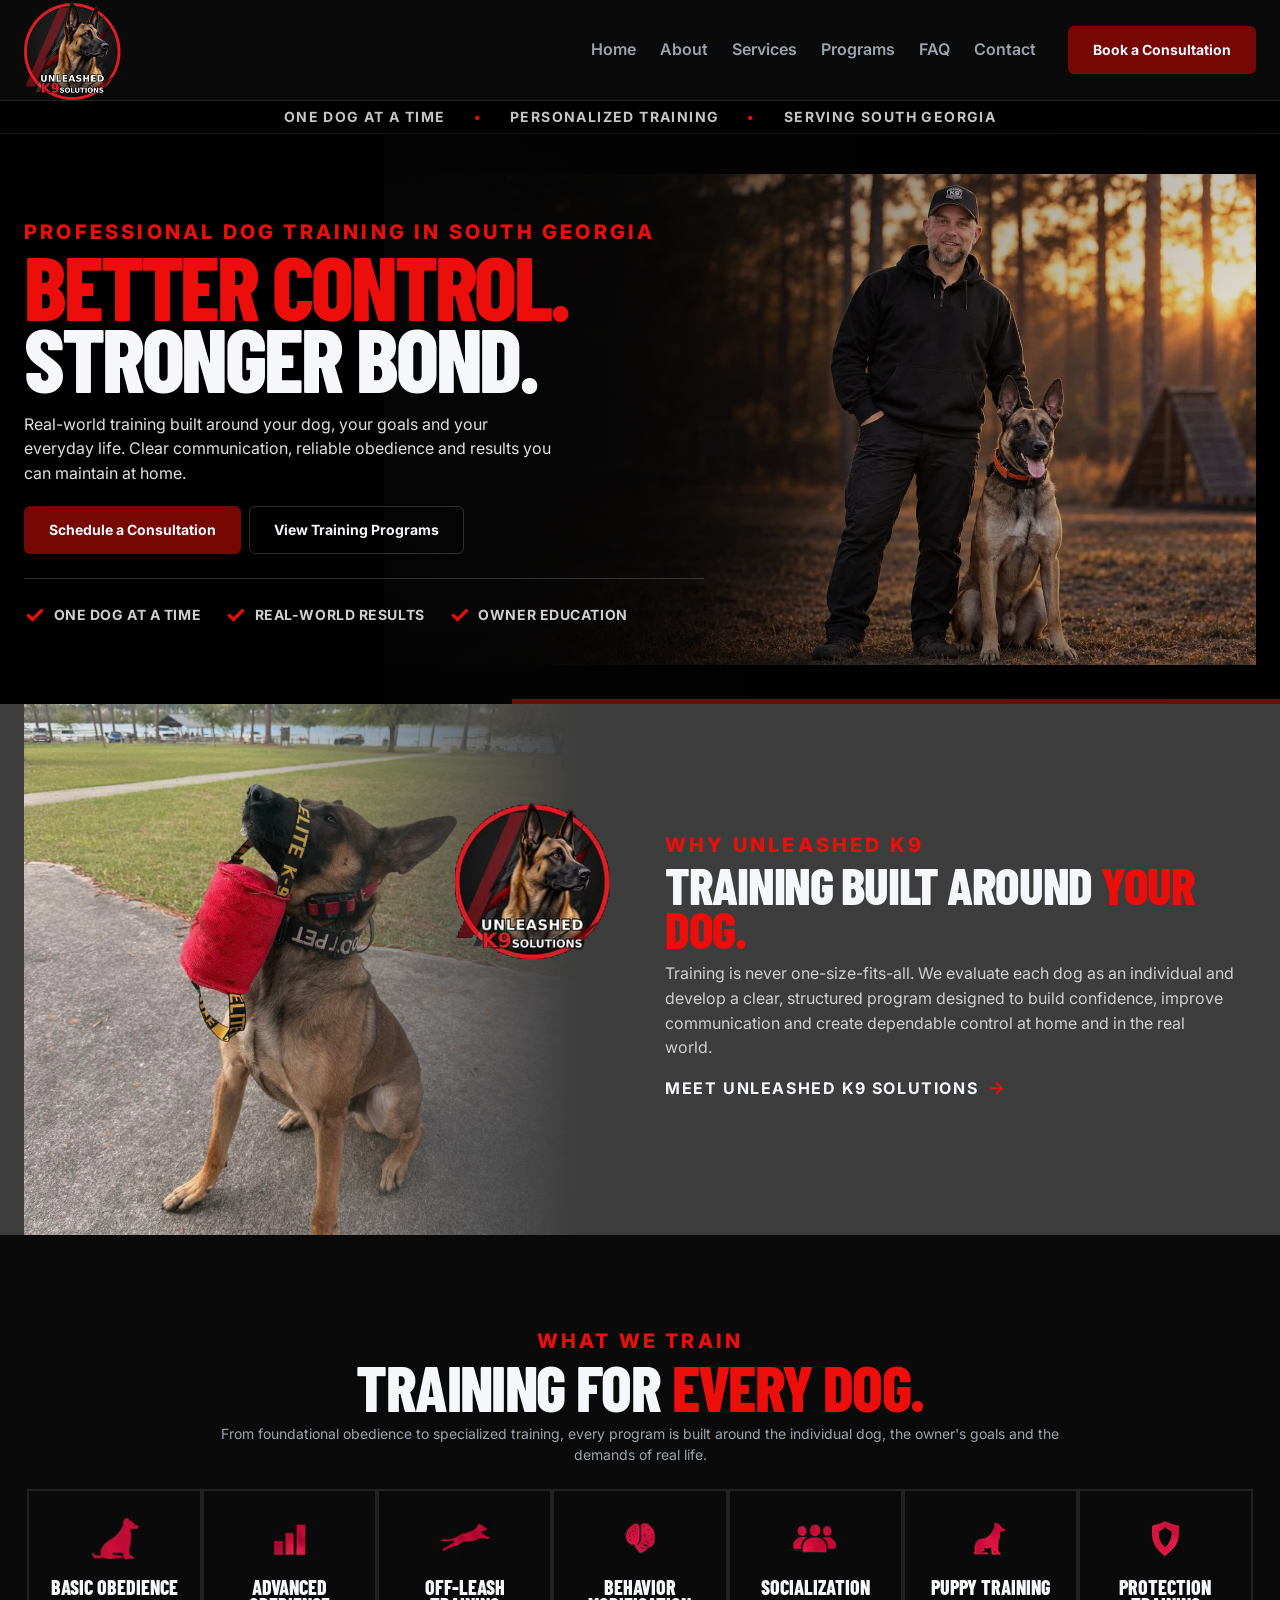
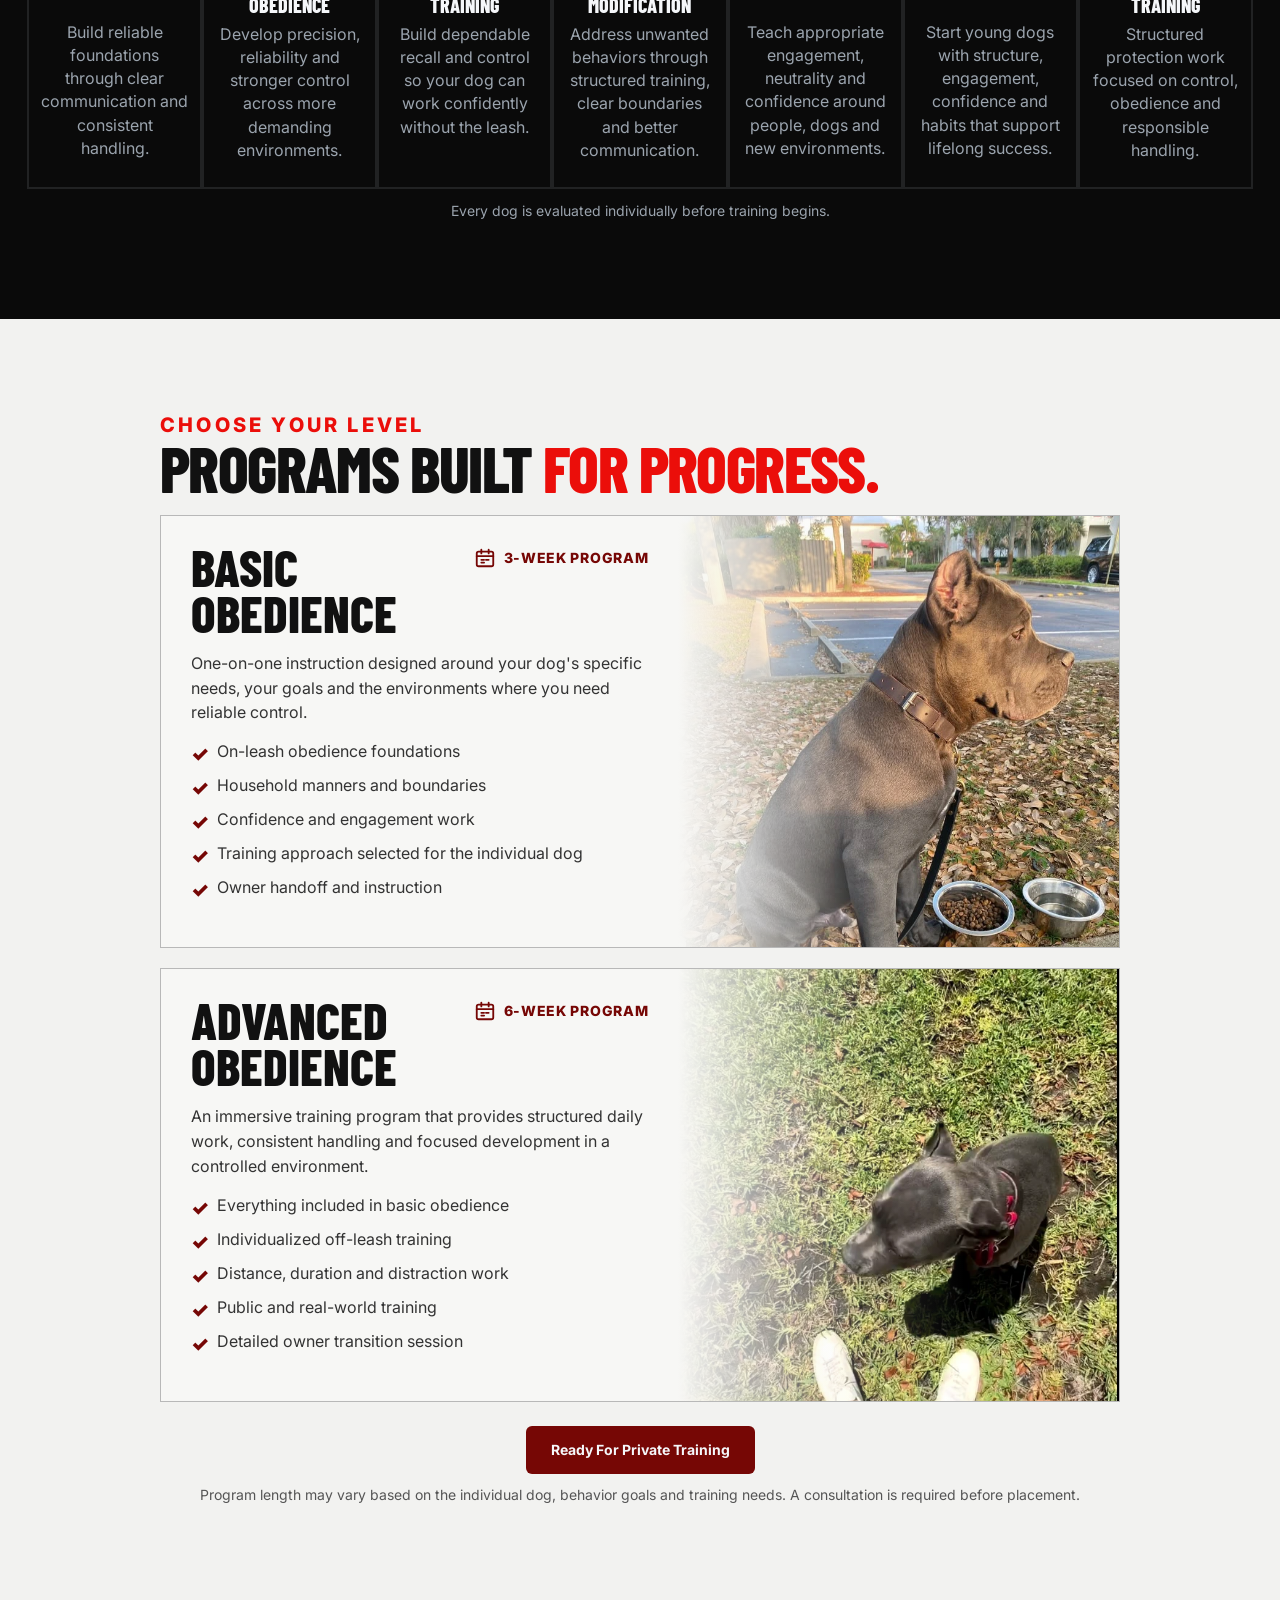
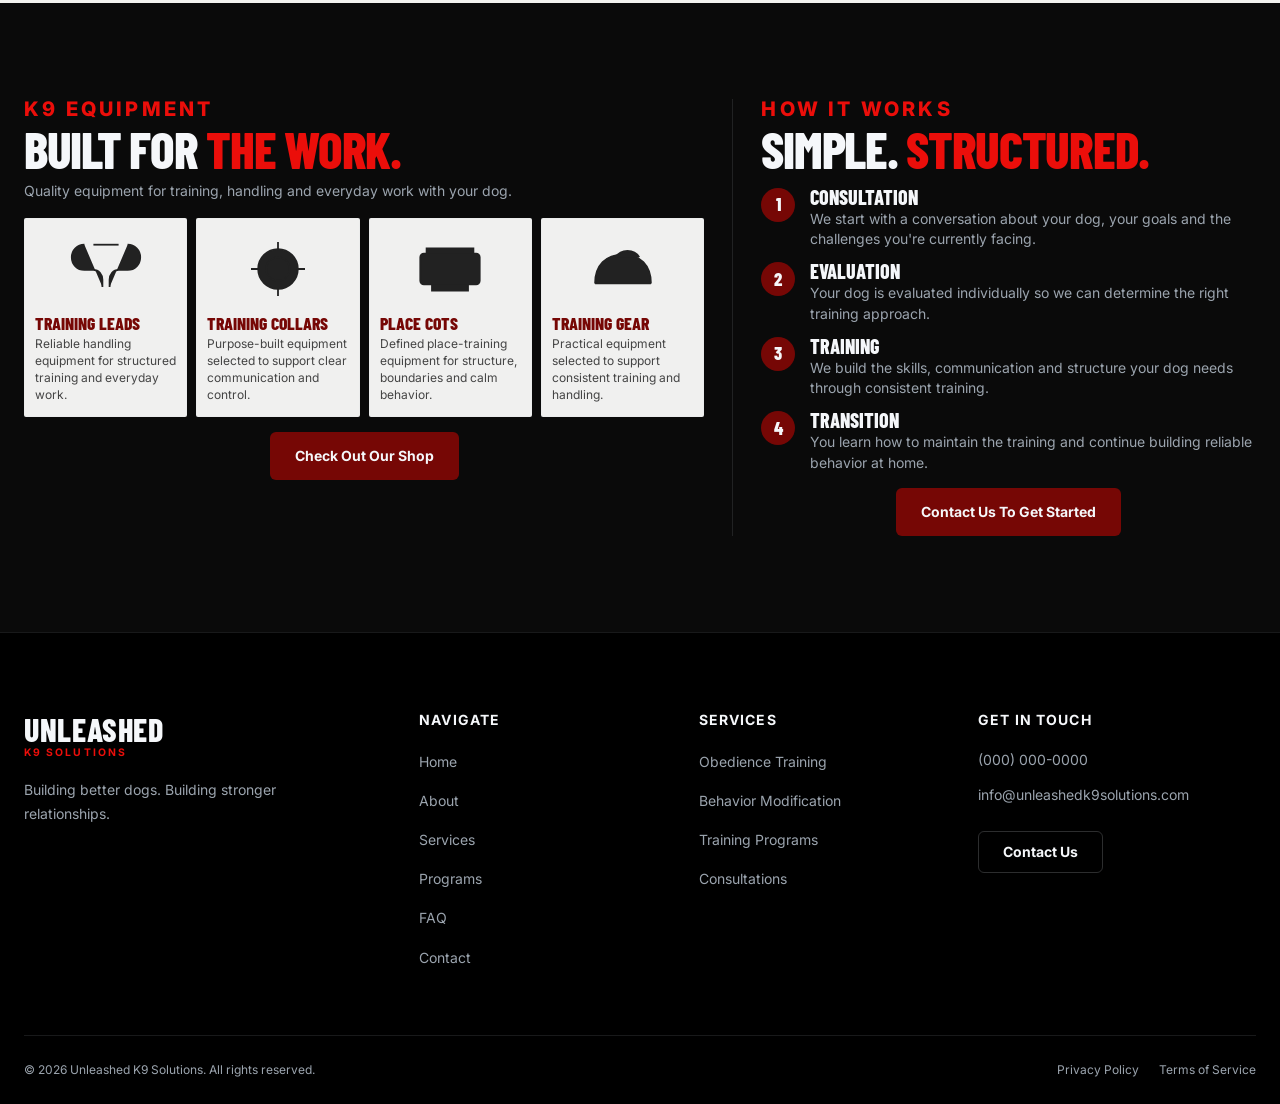
<file: index.html>
<!DOCTYPE html>
<html lang="en-US">
<head>
    <meta charset="UTF-8">
    <meta name="viewport" content="width=device-width, initial-scale=1.0">
    <meta name="description" content="Professional dog training in Valdosta, Georgia and South Georgia. Personalized, one-dog-at-a-time training built for obedience, behavior and real-world control.">
    <meta name="author" content="Unleashed K9 Solutions">
    <meta name="robots" content="index, follow, max-image-preview:large, max-snippet:-1, max-video-preview:-1">
    <meta name="theme-color" content="#111111">
    <link rel="canonical" href="https://unleashedk9solutions.com/">
    <link rel="icon" type="image/x-icon" href="./assets/icons/favicon.ico">
    <link rel="preconnect" href="https://fonts.googleapis.com">
    <link rel="preconnect" href="https://fonts.gstatic.com" crossorigin>
    <link rel="preload" as="image" href="./assets/images/chris-jj-golden-hour.webp">
    <meta property="og:type" content="website">
    <meta property="og:locale" content="en_US">
    <meta property="og:site_name" content="Unleashed K9 Solutions">
    <meta property="og:title" content="Dog Training in Valdosta, GA | Unleashed K9 Solutions">
    <meta property="og:description" content="Personalized, one-dog-at-a-time training serving Valdosta and South Georgia.">
    <meta property="og:url" content="https://unleashedk9solutions.com/">
    <meta property="og:image" content="https://unleashedk9solutions.com/assets/images/chris-jj-golden-hour.webp">
    <meta property="og:image:alt" content="Chris Sullivan training JJ during golden hour">
    <meta name="twitter:card" content="summary_large_image">
    <meta name="twitter:title" content="Dog Training in Valdosta, GA | Unleashed K9 Solutions">
    <meta name="twitter:description" content="Personalized, one-dog-at-a-time dog training serving Valdosta and South Georgia.">
    <meta name="twitter:image" content="https://unleashedk9solutions.com/assets/images/chris-jj-golden-hour.webp">
    <title>Dog Training in Valdosta, GA | Unleashed K9 Solutions</title>
    <link rel="stylesheet" href="https://fonts.googleapis.com/css2?family=Barlow+Condensed:wght@500;600;700;800&family=Inter:wght@400;500;600;700&display=swap">
    <link rel="stylesheet" href="./css/globals.css">
    <link rel="stylesheet" href="./css/main.css">
    <link rel="stylesheet" href="./css/components.css">
    <link rel="stylesheet" href="./css/pages/home.css">
    <script type="application/ld+json">
    {
        "@context": "https://schema.org",
        "@type": "ProfessionalService",
        "name": "Unleashed K9 Solutions",
        "description": "Professional dog training in Valdosta, Georgia and South Georgia, providing personalized one-dog-at-a-time training focused on obedience, behavior, communication and real-world control.",
        "url": "https://unleashedk9solutions.com/",
        "telephone": "+1-229-200-4090",
        "image": "https://unleashedk9solutions.com/assets/images/chris-jj-golden-hour.webp",
        "slogan": "Building Bonds. Creating Control.",
        "founder": {
            "@type": "Person",
            "name": "Chris Sullivan"
        },
        "address": {
            "@type": "PostalAddress",
            "addressLocality": "Valdosta",
            "addressRegion": "GA",
            "addressCountry": "US"
        },
        "areaServed": [
            {
                "@type": "City",
                "name": "Valdosta"
            },
            {
                "@type": "AdministrativeArea",
                "name": "South Georgia"
            }
        ],
        "sameAs": [
            "https://www.instagram.com/unleashed_k9_solutions",
            "https://www.facebook.com/profile.php?id=61580008453566"
        ]
    }
    </script>
</head>
<body>
    <div id="header-root"></div>
    <div class="home-announcement">
        <div class="container home-announcement__inner">
            <span>One Dog at a Time</span>
            <span>Personalized Training</span>
            <span>Serving South Georgia</span>
        </div>
    </div>
    <main id="main-content">
        <section class="home-hero" id="hero" aria-labelledby="hero-title">
            <div class="home-hero__media" aria-hidden="true">
                <div class="home-hero__media-overlay"></div>
            </div>
            <div class="container home-hero__container">
                <div class="home-hero__content reveal">
                    <p class="home-eyebrow">Professional Dog Training in South Georgia</p>
                    <h1 class="home-hero__title" id="hero-title">
                        <strong>BETTER CONTROL.</strong>
                        <span>STRONGER BOND.</span>
                    </h1>
                    <p class="home-hero__description">Real-world training built around your dog, your goals and your everyday life. Clear communication, reliable obedience and results you can maintain at home.</p>
                    <div class="home-hero__actions">
                        <a class="button button--primary" href="./contact/">Schedule a Consultation</a>
                        <a class="button button--outline" href="./programs/">View Training Programs</a>
                    </div>
                    <div class="home-hero__trust">
                        <div class="hero-trust-item">
                            <span class="hero-trust-item__icon">✓</span>
                            <span>One Dog at a Time</span>
                        </div>
                        <div class="hero-trust-item">
                            <span class="hero-trust-item__icon">✓</span>
                            <span>Real-World Results</span>
                        </div>
                        <div class="hero-trust-item">
                            <span class="hero-trust-item__icon">✓</span>
                            <span>Owner Education</span>
                        </div>
                    </div>
                </div>
            </div>
            <div class="home-hero__accent"></div>
        </section>

        <section class="home-why section" id="why-unleashed" aria-labelledby="why-title">
            <div class="home-why__image" aria-hidden="true"></div>
            <div class="container home-why__container">
                <div class="home-why__content reveal">
                    <p class="home-eyebrow">Why Unleashed K9</p>
                    <h2 id="why-title">Training Built Around <span>Your Dog.</span></h2>
                    <p>Training is never one-size-fits-all. We evaluate each dog as an individual and develop a clear, structured program designed to build confidence, improve communication and create dependable control at home and in the real world.</p>
                    <a class="text-link" href="./about/">Meet Unleashed K9 Solutions <span>→</span></a>
                </div>
                <div class="home-why__badge reveal reveal--delay-1">
                    <div class="home-why__badge-inner">
                    </div>
                </div>
            </div>
        </section>

        <section class="home-training section" id="training" aria-labelledby="training-title">
            <div class="container">
                <div class="home-training__heading reveal">
                    <p class="home-eyebrow">What We Train</p>
                    <h2 id="training-title">Training For <span>Every Dog.</span></h2>
                    <p>From foundational obedience to specialized training, every program is built around the individual dog, the owner's goals and the demands of real life.</p>
                </div>
                <div class="home-training-grid">
                    <article class="home-training-card">
                        <div class="home-training-card__icon" aria-hidden="true">
                            <img src="./assets/icons/basic-obedience.ico" >
                        </div>
                        <h3>Basic Obedience</h3>
                        <p>Build reliable foundations through clear communication and consistent handling.</p>
                    </article>

                    <article class="home-training-card">
                        <div class="home-training-card__icon" aria-hidden="true">
                            <img src="./assets/icons/advanced-obedience.ico" >
                        </div>
                        <h3>Advanced Obedience</h3>
                        <p>Develop precision, reliability and stronger control across more demanding environments.</p>
                    </article>

                    <article class="home-training-card">
                        <div class="home-training-card__icon" aria-hidden="true">
                            <img src="./assets/icons/off-leash.ico" >
                        </div>
                        <h3>Off-Leash Training</h3>
                        <p>Build dependable recall and control so your dog can work confidently without the leash.</p>
                    </article>

                    <article class="home-training-card">
                        <div class="home-training-card__icon" aria-hidden="true">
                            <img src="./assets/icons/behavior.ico" >
                        </div>
                        <h3>Behavior Modification</h3>
                        <p>Address unwanted behaviors through structured training, clear boundaries and better communication.</p>
                    </article>

                    <article class="home-training-card">
                        <div class="home-training-card__icon" aria-hidden="true">
                            <img src="./assets/icons/socialization.ico" >
                        </div>
                        <h3>Socialization</h3>
                        <p>Teach appropriate engagement, neutrality and confidence around people, dogs and new environments.</p>
                    </article>

                    <article class="home-training-card">
                        <div class="home-training-card__icon" aria-hidden="true">
                            <img src="./assets/icons/puppy.ico" >
                        </div>
                        <h3>Puppy Training</h3>
                        <p>Start young dogs with structure, engagement, confidence and habits that support lifelong success.</p>
                    </article>

                    <article class="home-training-card">
                        <div class="home-training-card__icon" aria-hidden="true">
                            <img src="./assets/icons/protection.ico" >
                        </div>
                        <h3>Protection Training</h3>
                        <p>Structured protection work focused on control, obedience and responsible handling.</p>
                    </article>
                </div>
                <p class="home-training__note">Every dog is evaluated individually before training begins.</p>
            </div>
        </section>

        <section class="home-programs section" id="programs" aria-labelledby="programs-title">
            <div class="container program-container">
                <div class="home-programs__heading reveal">
                    <p class="home-eyebrow">Choose Your Level</p>
                    <h2 id="programs-title">Programs Built <span>For Progress.</span></h2>
                </div>
                <div class="home-program-list">
                    <article class="home-program">
                        <div class="home-program__content">
                            <div class="home-program__title-row">
                                <h3>Basic Obedience</h3>
                                <span class="home-program__length">
                                    <svg viewBox="0 0 24 24" aria-hidden="true">
                                        <rect x="3" y="5" width="18" height="16" rx="2"></rect>
                                        <path d="M8 3v4M16 3v4M3 10h18M8 14h3M13 14h3M8 17h3"></path>
                                    </svg>
                                    3-Week Program
                                </span>
                            </div>
                            <p>One-on-one instruction designed around your dog's specific needs, your goals and the environments where you need reliable control.</p>
                            <ul>
                                <li>On-leash obedience foundations</li>
                                <li>Household manners and boundaries</li>
                                <li>Confidence and engagement work</li>
                                <li>Training approach selected for the individual dog</li>
                                <li>Owner handoff and instruction</li>
                            </ul>
                        </div>
                        <div class="home-program__image home-program__image--basic" aria-hidden="true"></div>
                    </article>

                    <article class="home-program">
                        <div class="home-program__content">
                            <div class="home-program__title-row">
                                <h3>Advanced Obedience</h3>
                                <span class="home-program__length">
                                    <svg viewBox="0 0 24 24" aria-hidden="true">
                                        <rect x="3" y="5" width="18" height="16" rx="2"></rect>
                                        <path d="M8 3v4M16 3v4M3 10h18M8 14h3M13 14h3M8 17h3"></path>
                                    </svg>
                                    6-Week Program
                                </span>
                            </div>
                            <p>An immersive training program that provides structured daily work, consistent handling and focused development in a controlled environment.</p>
                            <ul>
                                <li>Everything included in basic obedience</li>
                                <li>Individualized off-leash training</li>
                                <li>Distance, duration and distraction work</li>
                                <li>Public and real-world training</li>
                                <li>Detailed owner transition session</li>
                            </ul>
                        </div>
                        <div class="home-program__image home-program__image--advanced" aria-hidden="true"></div>
                    </article>
                </div>
                <a class="button button--primary" href="./contact/">Ready For Private Training</a>
                <p class="home-programs__note">Program length may vary based on the individual dog, behavior goals and training needs. A consultation is required before placement.</p>
            </div>
        </section>

        <section class="home-store-process section" id="store" aria-labelledby="store-title">
            <div class="container">
                <div class="home-store-process__grid">
                    <div class="home-store reveal">
                        <p class="home-eyebrow">K9 Equipment</p>
                        <h2 id="store-title">Built For <span>The Work.</span></h2>
                        <p class="home-store__intro">Quality equipment for training, handling and everyday work with your dog.</p>
                        <div class="home-store__products">
                            <article class="home-store-product">
                                <div class="home-store-product__image" aria-hidden="true">
                                    <svg viewBox="0 0 100 70">
                                        <path d="M26 8c-8 0-14 6-14 14s6 14 14 14h10c6 0 10 5 10 11v8"></path>
                                        <path d="M74 8c8 0 14 6 14 14s-6 14-14 14H64c-6 0-10 5-10 11v8"></path>
                                        <path d="M36 8h28"></path>
                                    </svg>
                                </div>
                                <h3>Training Leads</h3>
                                <p>Reliable handling equipment for structured training and everyday work.</p>
                            </article>

                            <article class="home-store-product">
                                <div class="home-store-product__image" aria-hidden="true">
                                    <svg viewBox="0 0 100 70">
                                        <circle cx="50" cy="35" r="22"></circle>
                                        <circle cx="50" cy="35" r="13"></circle>
                                        <path d="M50 13V5M50 65v-8M28 35H20M80 35h-8"></path>
                                    </svg>
                                </div>
                                <h3>Training Collars</h3>
                                <p>Purpose-built equipment selected to support clear communication and control.</p>
                            </article>

                            <article class="home-store-product">
                                <div class="home-store-product__image" aria-hidden="true">
                                    <svg viewBox="0 0 100 70">
                                        <rect x="17" y="18" width="66" height="34" rx="4"></rect>
                                        <path d="M24 18v-6h52v6M30 52v7h40v-7"></path>
                                    </svg>
                                </div>
                                <h3>Place Cots</h3>
                                <p>Defined place-training equipment for structure, boundaries and calm behavior.</p>
                            </article>

                            <article class="home-store-product">
                                <div class="home-store-product__image" aria-hidden="true">
                                    <svg viewBox="0 0 100 70">
                                        <path d="M19 51c0-20 12-32 31-32s31 12 31 32"></path>
                                        <path d="M19 51h62"></path>
                                        <path d="M42 22c3-5 8-7 13-7s10 2 13 7"></path>
                                    </svg>
                                </div>
                                <h3>Training Gear</h3>
                                <p>Practical equipment selected to support consistent training and handling.</p>
                            </article>
                        </div>
                        <a class="button button--primary home-store__button" href="./shop/">Check Out Our Shop</a>
                    </div>

                    <div class="home-process reveal reveal--delay-1">
                        <p class="home-eyebrow">How It Works</p>
                        <h2>Simple. <span>Structured.</span></h2>
                        <div class="home-process__list">
                            <div class="home-process__step">
                                <span>1</span>
                                <div>
                                    <h3>Consultation</h3>
                                    <p>We start with a conversation about your dog, your goals and the challenges you're currently facing.</p>
                                </div>
                            </div>
                            <div class="home-process__step">
                                <span>2</span>
                                <div>
                                    <h3>Evaluation</h3>
                                    <p>Your dog is evaluated individually so we can determine the right training approach.</p>
                                </div>
                            </div>
                            <div class="home-process__step">
                                <span>3</span>
                                <div>
                                    <h3>Training</h3>
                                    <p>We build the skills, communication and structure your dog needs through consistent training.</p>
                                </div>
                            </div>
                            <div class="home-process__step">
                                <span>4</span>
                                <div>
                                    <h3>Transition</h3>
                                    <p>You learn how to maintain the training and continue building reliable behavior at home.</p>
                                </div>
                            </div>
                        </div>
                        <a class="button button--primary home-process__button" href="./contact/">Contact Us To Get Started</a>
                    </div>
                </div>
            </div>
        </section>
    </main>
    <div id="footer-root"></div>
    <script src="./js/main.js" defer></script>
</body>
</html>
</file>
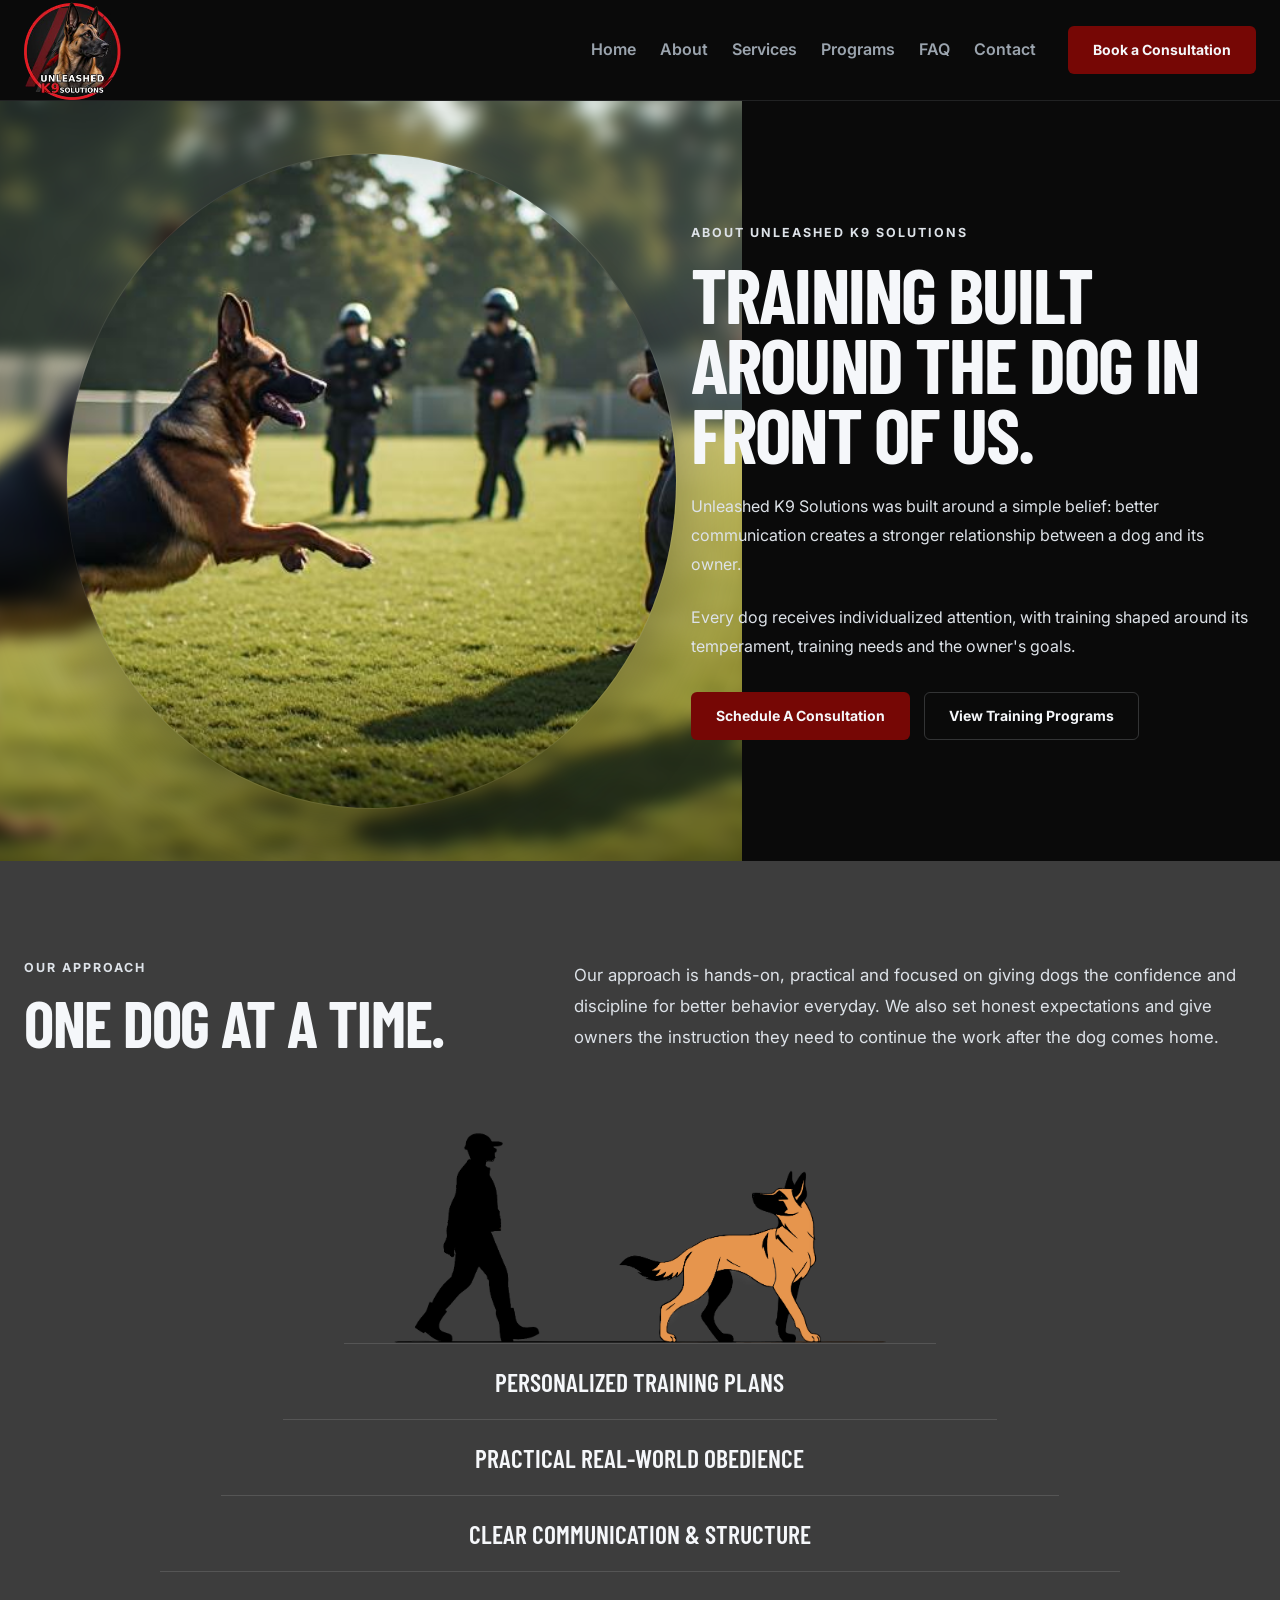
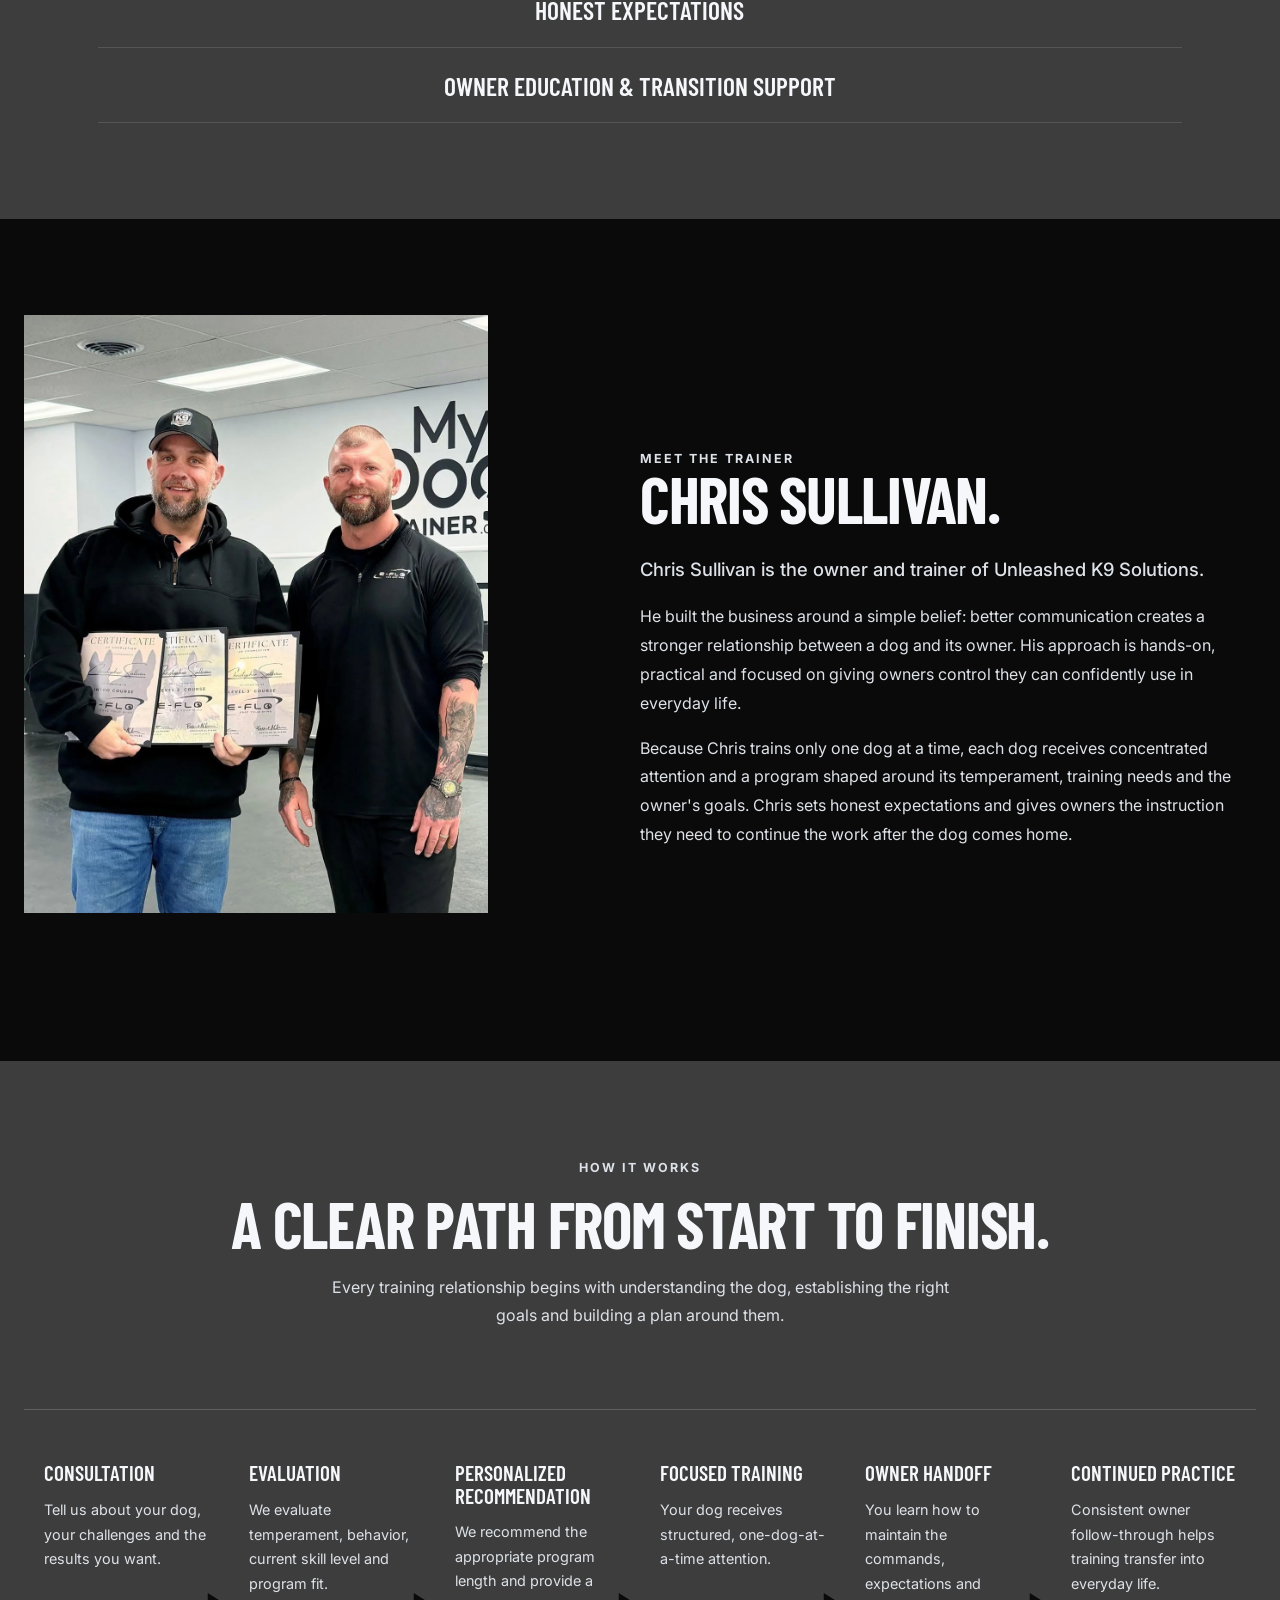
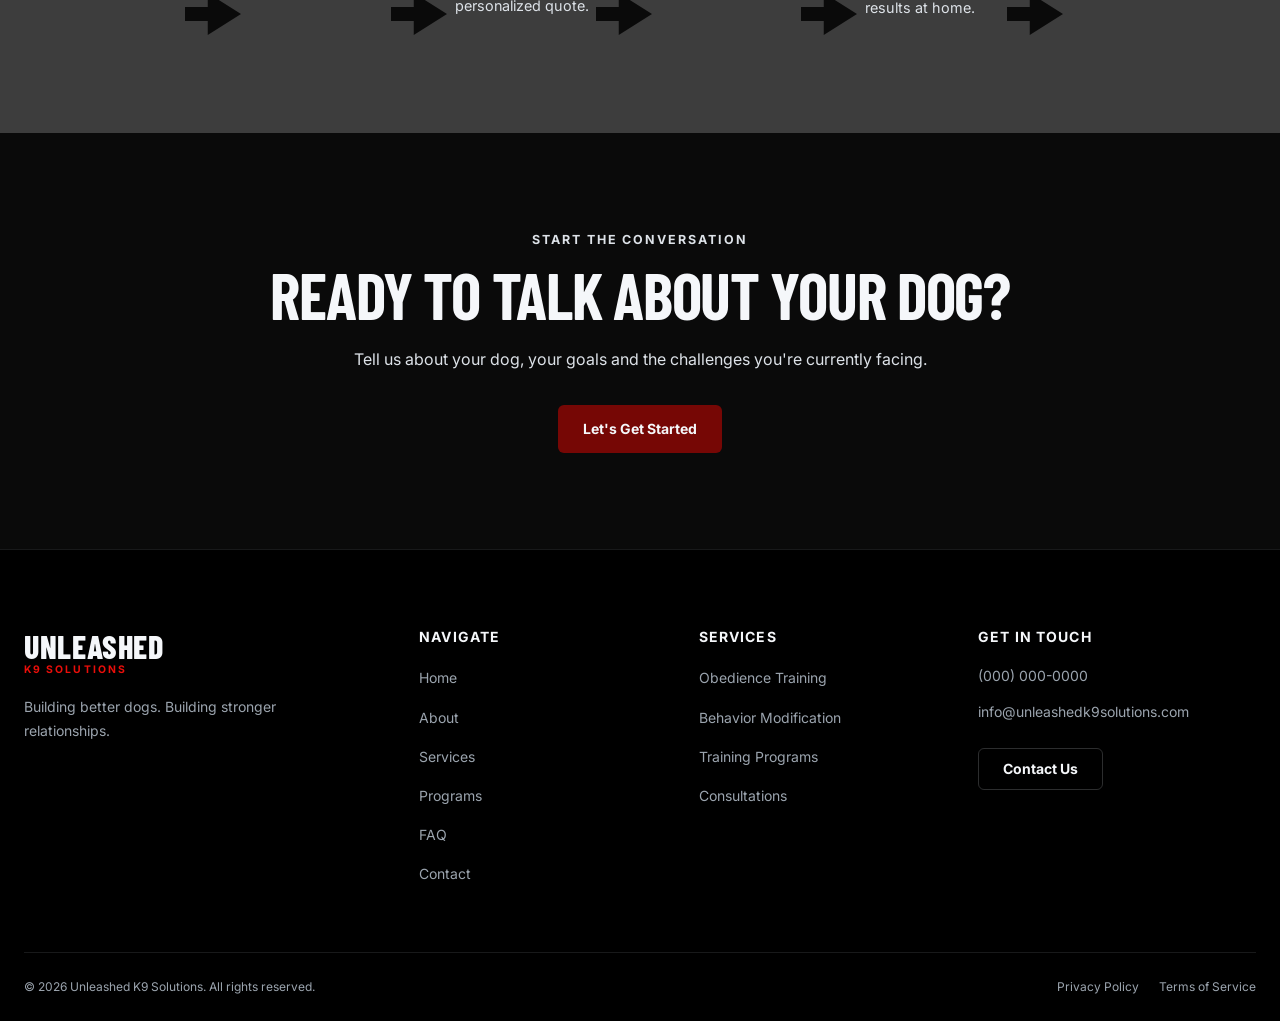
<file: about/index.html>
<!DOCTYPE html>
<html lang="en-US">
<head>
    <meta charset="UTF-8">
    <meta name="viewport" content="width=device-width, initial-scale=1.0">
    <meta name="description" content="Learn about Chris Sullivan and the personalized training approach behind Unleashed K9 Solutions in Valdosta, Georgia and South Georgia.">
    <meta name="author" content="Unleashed K9 Solutions">
    <meta name="robots" content="index, follow, max-image-preview:large, max-snippet:-1, max-video-preview:-1">
    <meta name="theme-color" content="#111111">
    <link rel="canonical" href="https://unleashedk9solutions.com/about.html">
    <link rel="icon" type="image/x-icon" href="./assets/icons/favicon.ico">
    <link rel="preconnect" href="https://fonts.googleapis.com">
    <link rel="preconnect" href="https://fonts.gstatic.com" crossorigin>
    <meta property="og:type" content="website">
    <meta property="og:locale" content="en_US">
    <meta property="og:site_name" content="Unleashed K9 Solutions">
    <meta property="og:title" content="About Unleashed K9 Solutions | Dog Training in Valdosta, GA">
    <meta property="og:description" content="Learn about Chris Sullivan and the personalized, one-dog-at-a-time training approach behind Unleashed K9 Solutions.">
    <meta property="og:url" content="https://unleashedk9solutions.com/about.html">
    <meta property="og:image" content="https://unleashedk9solutions.com/assets/images/chris-jj-golden-hour.webp">
    <meta property="og:image:alt" content="Chris Sullivan training JJ during golden hour">
    <meta name="twitter:card" content="summary_large_image">
    <meta name="twitter:title" content="About Unleashed K9 Solutions | Dog Training in Valdosta, GA">
    <meta name="twitter:description" content="Learn about Chris Sullivan and the personalized, one-dog-at-a-time training approach behind Unleashed K9 Solutions.">
    <meta name="twitter:image" content="https://unleashedk9solutions.com/assets/images/chris-jj-golden-hour.webp">
    <title>About Unleashed K9 Solutions | Dog Training in Valdosta, GA</title>
    <link rel="stylesheet" href="https://fonts.googleapis.com/css2?family=Barlow+Condensed:wght@500;600;700;800&family=Inter:wght@400;500;600;700&display=swap">
    <base href="https://stucowebsolutions.github.io/unleashedk9solutions/">
    <link rel="stylesheet" href="css/globals.css">
    <link rel="stylesheet" href="css/main.css">
    <link rel="stylesheet" href="css/components.css">
    <link rel="stylesheet" href="css/pages/about.css">
    <script type="application/ld+json">
    {
        "@context": "https://schema.org",
        "@type": "AboutPage",
        "name": "About Unleashed K9 Solutions",
        "description": "Learn about Chris Sullivan and the personalized, one-dog-at-a-time training approach behind Unleashed K9 Solutions.",
        "url": "https://unleashedk9solutions.com/about.html",
        "mainEntity": {
            "@type": "Person",
            "name": "Chris Sullivan",
            "jobTitle": "Owner and Trainer",
            "worksFor": {
                "@type": "ProfessionalService",
                "name": "Unleashed K9 Solutions",
                "url": "https://unleashedk9solutions.com/"
            }
        }
    }
    </script>
</head>
<body>
    <div id="header-root"></div>

    <main id="main-content">
        <section class="about-hero" aria-labelledby="about-hero-title">
            <div class="about-hero__visual" aria-hidden="true">
                <div class="about-hero__image"></div>
                <div class="about-hero__focus"></div>
                <div class="about-hero__wash"></div>
            </div>
            <div class="container about-hero__container">
                <div class="about-hero__content reveal">
                    <p class="about-eyebrow">About Unleashed K9 Solutions</p>
                    <h1 id="about-hero-title">Training Built Around <span>The Dog In Front Of Us.</span></h1>
                    <p>Unleashed K9 Solutions was built around a simple belief: better communication creates a stronger relationship between a dog and its owner.</p>
                    <p>Every dog receives individualized attention, with training shaped around its temperament, training needs and the owner's goals.</p>
                    <div class="about-hero__actions">
                        <a class="button button--primary" href="./contact.html">Schedule A Consultation</a>
                        <a class="button button--outline" href="./programs.html">View Training Programs</a>
                    </div>
                </div>
            </div>
        </section>

        <section class="about-philosophy section" aria-labelledby="philosophy-title">
            <div class="container about-philosophy__container">
                <div class="about-section-heading reveal">
                    <p class="about-eyebrow">Our Approach</p>
                    <h2 id="philosophy-title">One Dog <span>At A Time.</span></h2>
                </div>
                <div class="about-philosophy__content reveal reveal--delay-1">
                    <p>Our approach is hands-on, practical and focused on giving dogs the confidence and discipline for better behavior everyday. We also set honest expectations and give owners the instruction they need to continue the work after the dog comes home.</p>
                </div>
            </div>
            <div class="container">
                <div class="about-values">
                    <div class="about-values__illustration" aria-hidden="true">
                        <img src="./assets/svg/off-leash.svg" alt="" height="200">
                    </div>
                    <div class="about-value reveal">
                        <h3>Personalized Training Plans</h3>
                    </div>
                    <div class="about-value reveal reveal--delay-1">
                        <h3>Practical Real-World Obedience</h3>
                    </div>
                    <div class="about-value reveal reveal--delay-2">
                        <h3>Clear Communication &amp; Structure</h3>
                    </div>
                    <div class="about-value reveal reveal--delay-3">
                        <h3>Honest Expectations</h3>
                    </div>
                    <div class="about-value reveal">
                        <h3>Owner Education &amp; Transition Support</h3>
                    </div>
                </div>
            </div>
        </section>
        <section class="about-chris section" aria-labelledby="chris-title">
            <div class="container about-chris__grid">
                <div class="about-chris__visual reveal">
                    <div class="about-chris__image"></div>
                    <div class="about-chris__accent"></div>
                </div>
                <div class="about-chris__content reveal reveal--delay-1">
                    <p class="about-eyebrow">Meet The Trainer</p>
                    <h2 id="chris-title">Chris <span>Sullivan.</span></h2>
                    <p class="about-chris__lead">Chris Sullivan is the owner and trainer of Unleashed K9 Solutions.</p>
                    <p>He built the business around a simple belief: better communication creates a stronger relationship between a dog and its owner. His approach is hands-on, practical and focused on giving owners control they can confidently use in everyday life.</p>
                    <p>Because Chris trains only one dog at a time, each dog receives concentrated attention and a program shaped around its temperament, training needs and the owner's goals. Chris sets honest expectations and gives owners the instruction they need to continue the work after the dog comes home.</p>
                </div>
            </div>
        </section>
        <section class="about-process section" aria-labelledby="process-title">
            <div class="container">
                <div class="about-section-heading about-section-heading--center reveal">
                    <p class="about-eyebrow">How It Works</p>
                    <h2 id="process-title">A Clear Path From <span>Start To Finish.</span></h2>
                    <p>Every training relationship begins with understanding the dog, establishing the right goals and building a plan around them.</p>
                </div>                
                <div class="about-process__timeline">
                    <article class="about-process__step reveal">
                        <h3>Consultation</h3>
                        <p>Tell us about your dog, your challenges and the results you want.</p>
                    </article>
                    <article class="about-process__step reveal reveal--delay-1">
                        <h3>Evaluation</h3>
                        <p>We evaluate temperament, behavior, current skill level and program fit.</p>
                    </article>
                    <article class="about-process__step reveal reveal--delay-2">
                        <h3>Personalized Recommendation</h3>
                        <p>We recommend the appropriate program length and provide a personalized quote.</p>
                    </article>
                    <article class="about-process__step reveal">
                        <h3>Focused Training</h3>
                        <p>Your dog receives structured, one-dog-at-a-time attention.</p>
                    </article>
                    <article class="about-process__step reveal reveal--delay-1">
                        <h3>Owner Handoff</h3>
                        <p>You learn how to maintain the commands, expectations and results at home.</p>
                    </article>
                    <article class="about-process__step reveal reveal--delay-2">
                        <h3>Continued Practice</h3>
                        <p>Consistent owner follow-through helps training transfer into everyday life.</p>
                    </article>
                </div>
            </div>
        </section>
        <section class="about-cta section" aria-labelledby="about-cta-title">
            <div class="container about-cta__container reveal">
                <p class="about-eyebrow">Start The Conversation</p>
                <h2 id="about-cta-title">Ready To Talk About <span>Your Dog?</span></h2>
                <p>Tell us about your dog, your goals and the challenges you're currently facing.</p>
                <a class="button button--primary" href="./contact/">Let's Get Started</a>
            </div>
        </section>
    </main>
    <div id="footer-root"></div>
    <script src="js/main.js" defer></script>
</body>
</html>
</file>
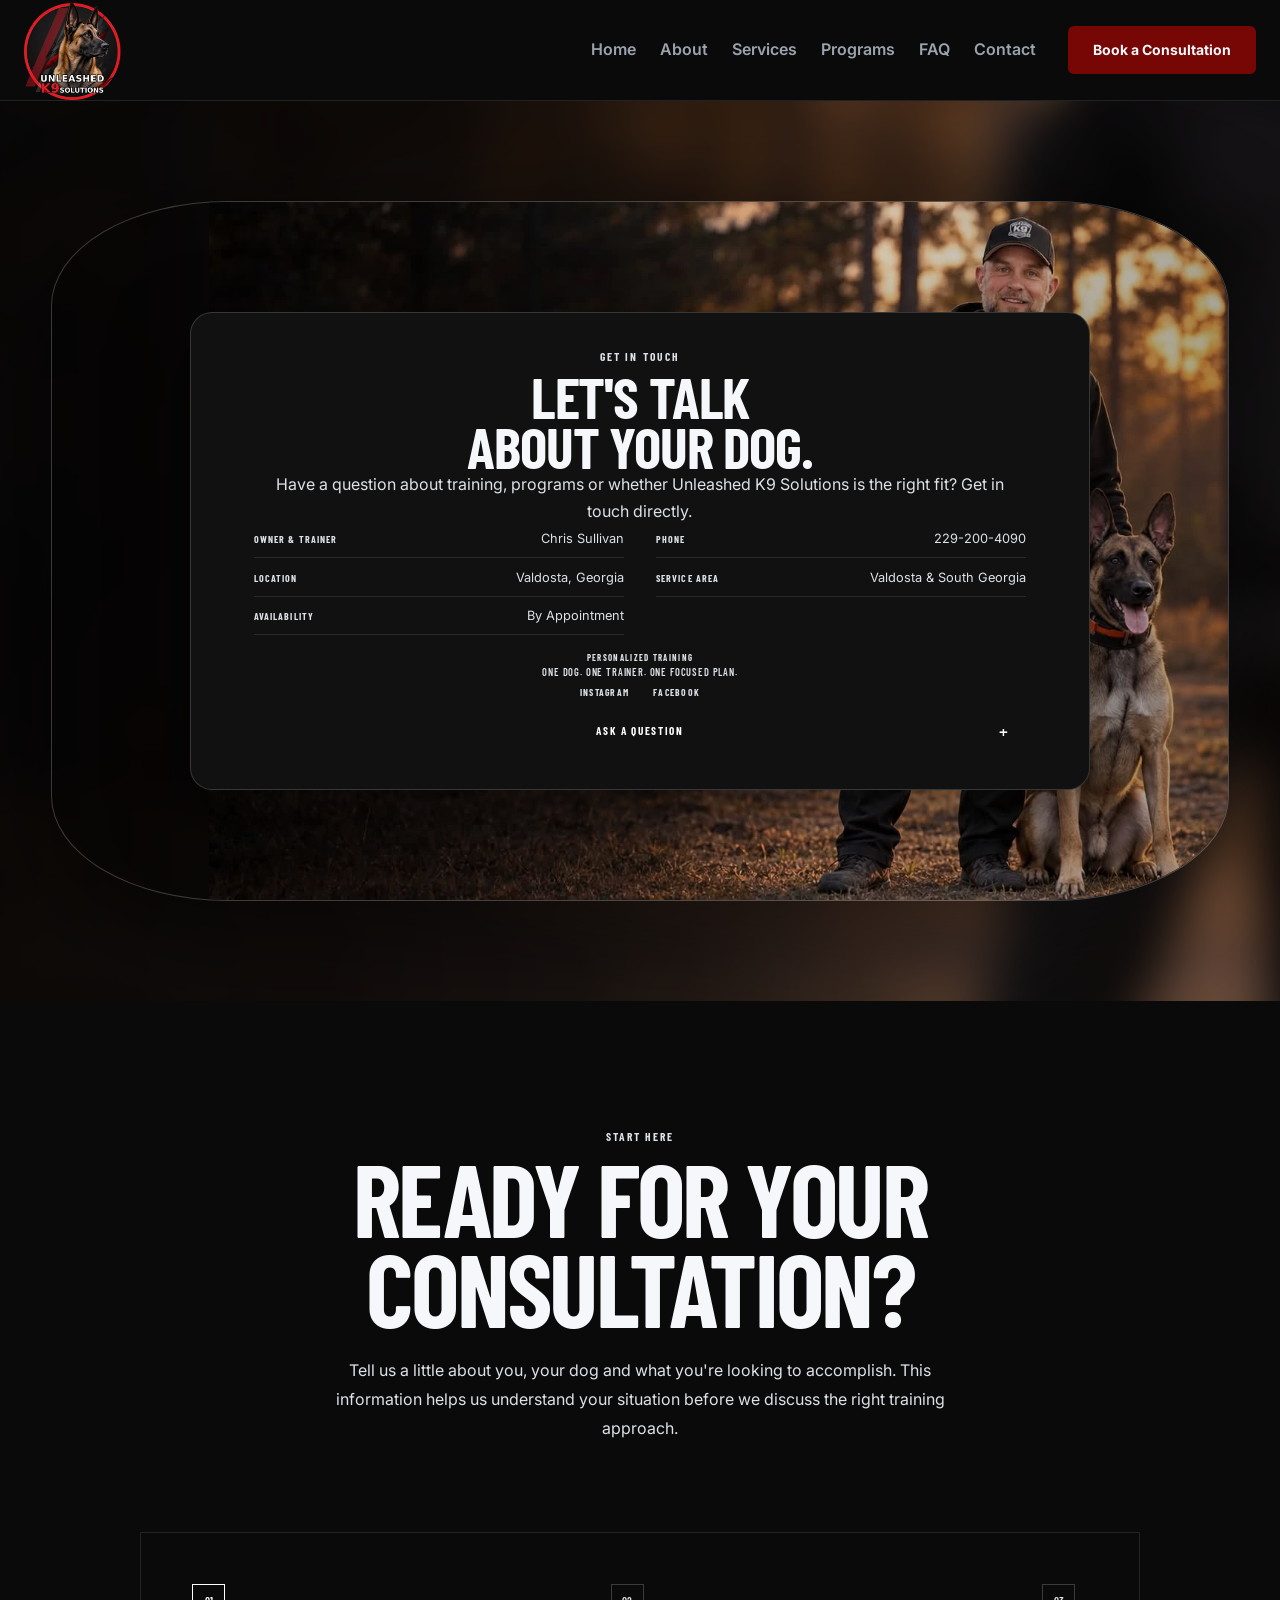
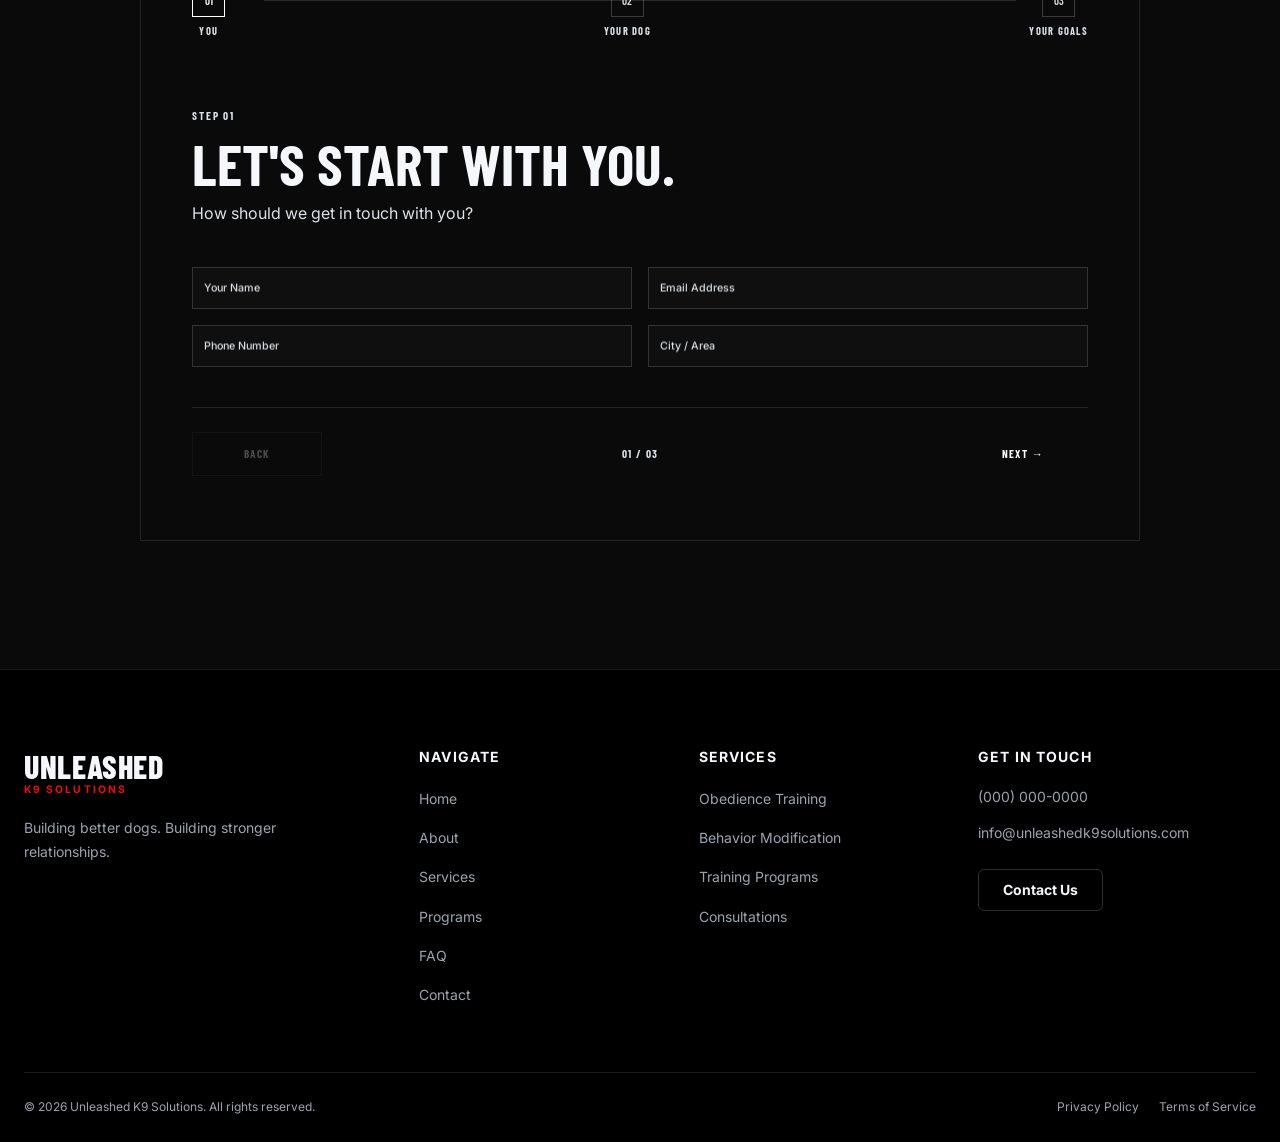
<file: contact/index.html>
<!DOCTYPE html>
<html lang="en">
<head>
    <meta charset="UTF-8">
    <meta name="viewport" content="width=device-width, initial-scale=1.0">
    <meta name="description" content="Contact Unleashed K9 Solutions in Valdosta, Georgia to ask questions or schedule a personalized dog training consultation.">
    <meta name="keywords" content="dog training contact Valdosta GA, dog trainer Valdosta Georgia, dog training consultation South Georgia, Unleashed K9 Solutions">
    <meta name="author" content="Unleashed K9 Solutions">
    <meta name="robots" content="index, follow">
    <link rel="canonical" href="https://unleashedk9solutions.com/contact.html">
    <meta property="og:title" content="Contact | Unleashed K9 Solutions">
    <meta property="og:description" content="Contact Unleashed K9 Solutions to ask questions or schedule a personalized dog training consultation in Valdosta and South Georgia.">
    <meta property="og:type" content="website">
    <meta property="og:url" content="https://unleashedk9solutions.com/contact.html">
    <meta property="og:image" content="https://unleashedk9solutions.com/assets/images/chris-jj-golden-hour.webp">
    <meta name="twitter:card" content="summary_large_image">
    <meta name="twitter:title" content="Contact | Unleashed K9 Solutions">
    <meta name="twitter:description" content="Ask a question or start your personalized dog training consultation with Unleashed K9 Solutions.">
    <meta name="twitter:image" content="https://unleashedk9solutions.com/assets/images/chris-jj-golden-hour.webp">
    <link rel="icon" href="./assets/icons/favicon.ico">
    <link rel="preconnect" href="https://fonts.googleapis.com">
    <link rel="preconnect" href="https://fonts.gstatic.com" crossorigin>
    <link href="https://fonts.googleapis.com/css2?family=Barlow+Condensed:wght@500;600;700;800&family=Inter:wght@400;500;600;700&display=swap" rel="stylesheet">
    <base href="https://stucowebsolutions.github.io/unleashedk9solutions/">
    <link rel="stylesheet" href="css/globals.css">
    <link rel="stylesheet" href="css/main.css">
    <link rel="stylesheet" href="css/components.css">
    <link rel="stylesheet" href="css/pages/contact.css">
    <title>Contact | Unleashed K9 Solutions</title>
</head>
<body>
    <div id="header-root"></div>
    <main>
        <section class="contact-hero">
            <div class="contact-hero-image"></div>
            <div class="contact-hero-blur"></div>
            <div class="contact-focus">
                <div class="contact-focus-image"></div>
                <div class="contact-focus-overlay"></div>
                <div class="contact-card" id="contact-card">
                    <div class="contact-card-face contact-card-front">
                        <div class="contact-card-content">
                            <div class="contact-card-heading">
                                <span class="section-eyebrow">GET IN TOUCH</span>
                                <h1>LET'S TALK<br><span>ABOUT YOUR DOG.</span></h1>
                                <p>Have a question about training, programs or whether Unleashed K9 Solutions is the right fit? Get in touch directly.</p>
                            </div>
                            <div class="contact-details">
                                <div class="contact-detail">
                                    <span class="contact-detail-label">OWNER & TRAINER</span>
                                    <span>Chris Sullivan</span>
                                </div>
                                <a href="tel:2292004090" class="contact-detail">
                                    <span class="contact-detail-label">PHONE</span>
                                    <span>229-200-4090</span>
                                </a>
                                <div class="contact-detail">
                                    <span class="contact-detail-label">LOCATION</span>
                                    <span>Valdosta, Georgia</span>
                                </div>
                                <div class="contact-detail">
                                    <span class="contact-detail-label">SERVICE AREA</span>
                                    <span>Valdosta & South Georgia</span>
                                </div>
                                <div class="contact-detail">
                                    <span class="contact-detail-label">AVAILABILITY</span>
                                    <span>By Appointment</span>
                                </div>
                            </div>
                            <div class="contact-model">
                                <span>PERSONALIZED TRAINING</span>
                                <strong>ONE DOG. ONE TRAINER. ONE FOCUSED PLAN.</strong>
                            </div>
                            <div class="contact-socials">
                                <a href="https://www.instagram.com/unleashed_k9_solutions" target="_blank" rel="noopener">INSTAGRAM</a>
                                <a href="https://www.facebook.com/profile.php?id=61580008453566" target="_blank" rel="noopener">FACEBOOK</a>
                            </div>
                            <button type="button" class="contact-flip-button" data-contact-flip>
                                <span>ASK A QUESTION</span>
                                <strong>+</strong>
                            </button>
                        </div>
                    </div>
                    <div class="contact-card-face contact-card-back">
                        <div class="contact-card-content">
                            <div class="contact-card-heading">
                                <span class="section-eyebrow">HAVE A QUESTION?</span>
                                <h2>SEND US A<br><span>MESSAGE.</span></h2>
                            </div>
                            <form class="contact-question-form" id="question-form">
                                <div class="form-field">
                                    <input type="text" id="question-name" name="name" autocomplete="name" required aria-label="Your name">
                                    <span class="field-placeholder" aria-hidden="true">Your Name</span>
                                </div>
                                <div class="form-field">
                                    <input type="email" id="question-email" name="email" autocomplete="email" required aria-label="Email address">
                                    <span class="field-placeholder" aria-hidden="true">Email Address</span>
                                </div>
                                <div class="form-field">
                                    <input type="tel" id="question-phone" name="phone" autocomplete="tel" aria-label="Phone number">
                                    <span class="field-placeholder" aria-hidden="true">Phone Number</span>
                                </div>
                                <div class="form-field form-field-message">
                                    <textarea id="question-message" name="message" rows="4" required aria-label="Your question"></textarea>
                                    <span class="field-placeholder" aria-hidden="true">How Can We Help?</span>
                                </div>
                                <div class="honeypot" aria-hidden="true">
                                    <label for="question-company">Company</label>
                                    <input type="text" id="question-company" name="company" tabindex="-1" autocomplete="off">
                                </div>
                                <div class="contact-form-actions">
                                    <button type="button" class="contact-back-button" data-contact-flip>BACK</button>
                                    <button type="submit" class="contact-submit-button">SEND QUESTION</button>
                                </div>
                                <p class="form-status" id="question-status" role="status"></p>
                            </form>
                        </div>
                    </div>
                </div>
            </div>
        </section>
        <section class="consultation-section" id="consultation">
            <div class="consultation-intro">
                <span class="section-eyebrow">START HERE</span>
                <h2>READY FOR YOUR<br><span>CONSULTATION?</span></h2>
                <p>Tell us a little about you, your dog and what you're looking to accomplish. This information helps us understand your situation before we discuss the right training approach.</p>
            </div>
            <div class="consultation-form-shell">
                <div class="consultation-progress">
                    <div class="progress-line"><span id="consultation-progress"></span></div>
                    <div class="progress-step is-active" data-progress-step="1"><span>01</span><strong>YOU</strong></div>
                    <div class="progress-step" data-progress-step="2"><span>02</span><strong>YOUR DOG</strong></div>
                    <div class="progress-step" data-progress-step="3"><span>03</span><strong>YOUR GOALS</strong></div>
                </div>
                <form class="consultation-form" id="consultation-form">
                    <div class="consultation-page is-active" data-consultation-page="1">
                        <div class="consultation-page-heading">
                            <span>STEP 01</span>
                            <h3>LET'S START WITH YOU.</h3>
                            <p>How should we get in touch with you?</p>
                        </div>
                        <div class="form-grid">
                            <div class="form-field">
                                <input type="text" id="consult-name" name="name" autocomplete="name" required aria-label="Your name">
                                <span class="field-placeholder" aria-hidden="true">Your Name</span>
                            </div>
                            <div class="form-field">
                                <input type="email" id="consult-email" name="email" autocomplete="email" required aria-label="Email address">
                                <span class="field-placeholder" aria-hidden="true">Email Address</span>
                            </div>
                            <div class="form-field">
                                <input type="tel" id="consult-phone" name="phone" autocomplete="tel" required aria-label="Phone number">
                                <span class="field-placeholder" aria-hidden="true">Phone Number</span>
                            </div>
                            <div class="form-field">
                                <input type="text" id="consult-location" name="location" autocomplete="address-level2" aria-label="City or area">
                                <span class="field-placeholder" aria-hidden="true">City / Area</span>
                            </div>
                        </div>
                    </div>
                    <div class="consultation-page" data-consultation-page="2">
                        <div class="consultation-page-heading">
                            <span>STEP 02</span>
                            <h3>TELL US ABOUT YOUR DOG.</h3>
                            <p>A few details help us understand where you're starting from.</p>
                        </div>
                        <div class="form-grid">
                            <div class="form-field">
                                <input type="text" id="dog-name" name="dog_name" required aria-label="Dog's name">
                                <span class="field-placeholder" aria-hidden="true">Dog's Name</span>
                            </div>
                            <div class="form-field">
                                <input type="text" id="dog-breed" name="dog_breed" required aria-label="Dog's breed">
                                <span class="field-placeholder" aria-hidden="true">Breed / Mix</span>
                            </div>
                            <div class="form-field">
                                <input type="number" id="dog-age" name="dog_age" min="0" max="30" step="0.1" aria-label="Dog's age">
                                <span class="field-placeholder" aria-hidden="true">Age</span>
                            </div>
                            <div class="form-field">
                                <select id="dog-sex" name="dog_sex" aria-label="Dog's sex">
                                    <option value="" selected disabled></option>
                                    <option value="male">Male</option>
                                    <option value="female">Female</option>
                                </select>
                                <span class="field-placeholder" aria-hidden="true">Sex</span>
                            </div>
                            <div class="form-field form-field-full">
                                <textarea id="dog-background" name="dog_background" rows="5" aria-label="Tell us about your dog"></textarea>
                                <span class="field-placeholder" aria-hidden="true">Tell Us About Your Dog</span>
                            </div>
                        </div>
                    </div>
                    <div class="consultation-page" data-consultation-page="3">
                        <div class="consultation-page-heading">
                            <span>STEP 03</span>
                            <h3>WHAT ARE YOU LOOKING TO ACCOMPLISH?</h3>
                            <p>Give us some context around your training goals and we'll take it from there.</p>
                        </div>
                        <div class="form-grid">
                            <div class="form-field form-field-full">
                                <select id="consult-program" name="program" required aria-label="Training program of interest">
                                    <option value="" selected disabled></option>
                                    <option value="basic-obedience">Basic Obedience</option>
                                    <option value="advanced-obedience">Advanced Obedience</option>
                                    <option value="custom-extended">Custom / Extended Training</option>
                                    <option value="behavior-modification">Behavior Modification</option>
                                    <option value="off-leash">Off-Leash Training</option>
                                    <option value="protection">Protection Training</option>
                                    <option value="not-sure">Not Sure</option>
                                </select>
                                <span class="field-placeholder" aria-hidden="true">Training Program / Goal</span>
                            </div>
                            <div class="form-field form-field-full">
                                <textarea id="consult-goals" name="goals" rows="6" required aria-label="Training goals"></textarea>
                                <span class="field-placeholder" aria-hidden="true">What Would You Like To Improve?</span>
                            </div>
                            <div class="form-field form-field-full">
                                <select id="consult-contact-preference" name="contact_preference" aria-label="Preferred contact method">
                                    <option value="" selected disabled></option>
                                    <option value="phone">Phone</option>
                                    <option value="text">Text</option>
                                    <option value="email">Email</option>
                                </select>
                                <span class="field-placeholder" aria-hidden="true">Preferred Contact Method</span>
                            </div>
                        </div>
                    </div>
                    <div class="honeypot" aria-hidden="true">
                        <label for="consult-company">Company</label>
                        <input type="text" id="consult-company" name="company" tabindex="-1" autocomplete="off">
                    </div>
                    <div class="consultation-navigation">
                        <button type="button" class="consultation-back" id="consultation-back">BACK</button>
                        <div class="consultation-page-count"><span id="consultation-current">01</span> / 03</div>
                        <button type="button" class="consultation-next" id="consultation-next">NEXT <span>→</span></button>
                        <button type="submit" class="consultation-submit" id="consultation-submit">REQUEST CONSULTATION <span>→</span></button>
                    </div>
                    <p class="form-status" id="consultation-status" role="status"></p>
                </form>
            </div>
        </section>
    </main>
    <div id="footer-root"></div>
    <script src="js/main.js"></script>
</body>
</html>
</file>
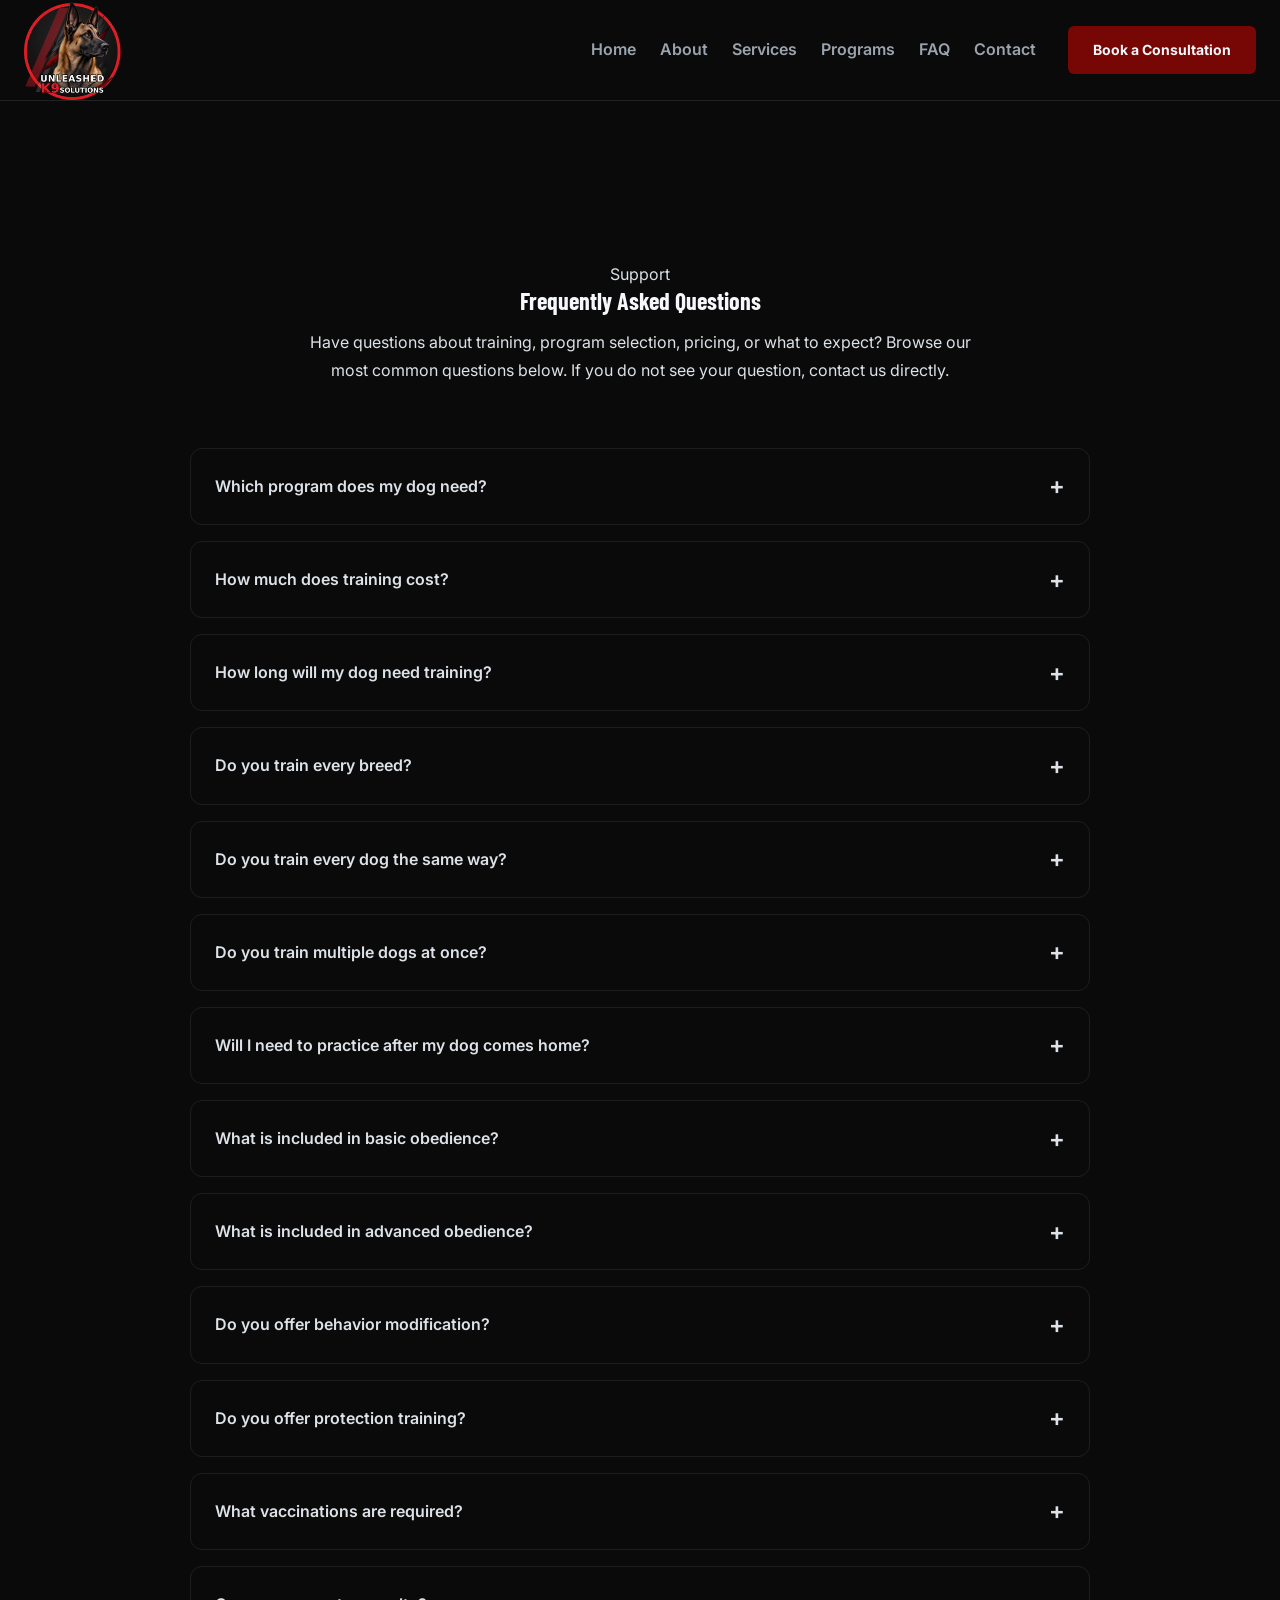
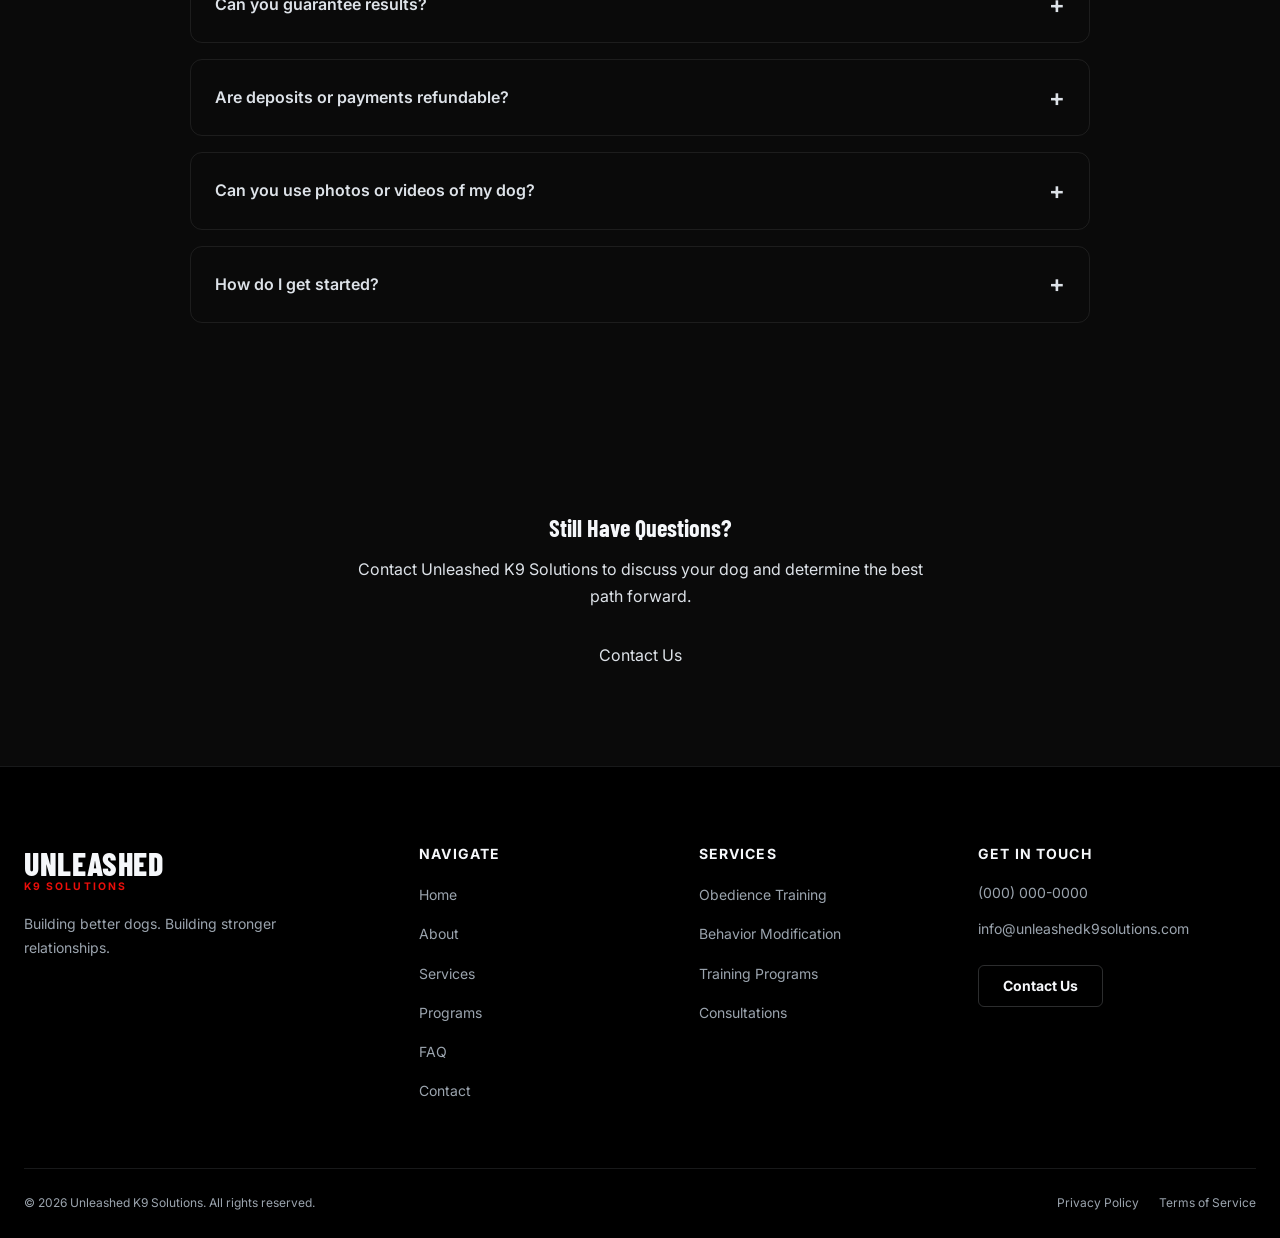
<file: faq/index.html>
<!DOCTYPE html>
<html lang="en-US">
<head>
    <meta charset="UTF-8">
    <meta name="viewport" content="width=device-width, initial-scale=1.0">

    <meta name="description" content="Answers to common questions about dog training, obedience programs, behavior modification, evaluations, pricing and training expectations at Unleashed K9 Solutions.">
    <meta name="author" content="Unleashed K9 Solutions">
    <meta name="robots" content="index, follow, max-image-preview:large, max-snippet:-1, max-video-preview:-1">
    <meta name="theme-color" content="#111111">

    <link rel="canonical" href="https://unleashedk9solutions.com/faq.html">
    <link rel="icon" type="image/x-icon" href="./assets/icons/favicon.ico">

    <link rel="preconnect" href="https://fonts.googleapis.com">
    <link rel="preconnect" href="https://fonts.gstatic.com" crossorigin>

    <meta property="og:type" content="website">
    <meta property="og:locale" content="en_US">
    <meta property="og:site_name" content="Unleashed K9 Solutions">
    <meta property="og:title" content="Frequently Asked Questions | Unleashed K9 Solutions">
    <meta property="og:description" content="Find answers to common questions about dog training programs, evaluations, pricing, obedience training and behavior modification.">
    <meta property="og:url" content="https://unleashedk9solutions.com/faq.html">
    <meta property="og:image" content="https://unleashedk9solutions.com/assets/images/chris-jj-golden-hour.webp">
    <meta property="og:image:alt" content="Chris Sullivan training JJ during golden hour">

    <meta name="twitter:card" content="summary_large_image">
    <meta name="twitter:title" content="Frequently Asked Questions | Unleashed K9 Solutions">
    <meta name="twitter:description" content="Answers to common questions about dog training, obedience programs, evaluations and behavior modification.">
    <meta name="twitter:image" content="https://unleashedk9solutions.com/assets/images/chris-jj-golden-hour.webp">

    <title>Dog Training FAQ | Unleashed K9 Solutions</title>

    <link rel="stylesheet" href="https://fonts.googleapis.com/css2?family=Barlow+Condensed:wght@500;600;700;800&family=Inter:wght@400;500;600;700&display=swap">
    <base href="https://stucowebsolutions.github.io/unleashedk9solutions/">
    <link rel="stylesheet" href="css/globals.css">
    <link rel="stylesheet" href="css/main.css">
    <link rel="stylesheet" href="css/components.css">
    <link rel="stylesheet" href="css/pages/faq.css">

    <script type="application/ld+json">
    {
        "@context": "https://schema.org",
        "@type": "FAQPage",
        "mainEntity": [
            {
                "@type": "Question",
                "name": "Which program does my dog need?",
                "acceptedAnswer": {
                    "@type": "Answer",
                    "text": "The right program depends on your dog's current behavior, training history, temperament and your goals. We begin with a consultation and evaluation before recommending a program."
                }
            },
            {
                "@type": "Question",
                "name": "How much does training cost?",
                "acceptedAnswer": {
                    "@type": "Answer",
                    "text": "Pricing varies based on the individual dog, the training goals and the expected length of training. Schedule an evaluation to receive a personalized quote."
                }
            },
            {
                "@type": "Question",
                "name": "How long will my dog need training?",
                "acceptedAnswer": {
                    "@type": "Answer",
                    "text": "Basic and advanced programs commonly use three-week and six-week structures, but the final length depends on the dog and the goals established during evaluation."
                }
            },
            {
                "@type": "Question",
                "name": "Do you offer behavior modification?",
                "acceptedAnswer": {
                    "@type": "Answer",
                    "text": "Yes. Behavior cases are evaluated individually to determine whether the dog is a suitable fit, what goals are realistic and how much time may be needed."
                }
            },
            {
                "@type": "Question",
                "name": "Do you offer protection training?",
                "acceptedAnswer": {
                    "@type": "Answer",
                    "text": "Yes, for suitable dogs. Protection work requires the right temperament, obedience foundation, stability and handler commitment. An evaluation is required."
                }
            },
            {
                "@type": "Question",
                "name": "How do I get started?",
                "acceptedAnswer": {
                    "@type": "Answer",
                    "text": "Call 229-200-4090 to discuss your dog and schedule a consultation and evaluation."
                }
            }
        ]
    }
    </script>
</head>
<body>
    <div id="header-root"></div>
      <main>
          <section class="page-header">
              <div class="container">
                  <span class="section-tag">Support</span>
                  <h1>Frequently Asked Questions</h1>
                  <p>
                      Have questions about training, program selection, pricing, or what
                      to expect? Browse our most common questions below. If you do not
                      see your question, contact us directly.
                  </p>
              </div>
          </section>
      
          <section class="faq-section">
              <div class="container faq-container">
      
                  <div class="faq-item">
                      <button class="faq-question">
                          <span>Which program does my dog need?</span>
                          <span class="faq-icon">+</span>
                      </button>
                      <div class="faq-answer">
                          <p>
                              The right program depends on your dog's current behavior,
                              training history, temperament and your goals. We begin
                              with a consultation and evaluation before recommending
                              a program.
                          </p>
                      </div>
                  </div>
      
                  <div class="faq-item">
                      <button class="faq-question">
                          <span>How much does training cost?</span>
                          <span class="faq-icon">+</span>
                      </button>
                      <div class="faq-answer">
                          <p>
                              Pricing varies based on the individual dog, the training
                              goals and the expected length of training. Call
                              229-200-4090 to schedule an evaluation and receive a
                              personalized quote.
                          </p>
                      </div>
                  </div>
      
                  <div class="faq-item">
                      <button class="faq-question">
                          <span>How long will my dog need training?</span>
                          <span class="faq-icon">+</span>
                      </button>
                      <div class="faq-answer">
                          <p>
                              Basic and advanced programs commonly use three-week and
                              six-week structures, but the final length depends on the
                              dog and the goals established during evaluation.
                          </p>
                      </div>
                  </div>
      
                  <div class="faq-item">
                      <button class="faq-question">
                          <span>Do you train every breed?</span>
                          <span class="faq-icon">+</span>
                      </button>
                      <div class="faq-answer">
                          <p>
                              We work with many breeds and sizes. Final acceptance
                              depends on evaluation, training goals and whether we can
                              safely provide the right program for the dog.
                          </p>
                      </div>
                  </div>
      
                  <div class="faq-item">
                      <button class="faq-question">
                          <span>Do you train every dog the same way?</span>
                          <span class="faq-icon">+</span>
                      </button>
                      <div class="faq-answer">
                          <p>
                              No. Every dog is evaluated individually. The training
                              plan is selected according to the dog's temperament,
                              learning style, behavior and goals.
                          </p>
                      </div>
                  </div>
      
                  <div class="faq-item">
                      <button class="faq-question">
                          <span>Do you train multiple dogs at once?</span>
                          <span class="faq-icon">+</span>
                      </button>
                      <div class="faq-answer">
                          <p>
                              Unleashed K9 Solutions trains one dog at a time so each
                              dog receives focused attention and a personalized
                              program.
                          </p>
                      </div>
                  </div>
      
                  <div class="faq-item">
                      <button class="faq-question">
                          <span>Will I need to practice after my dog comes home?</span>
                          <span class="faq-icon">+</span>
                      </button>
                      <div class="faq-answer">
                          <p>
                              Yes. Owner consistency is essential. Your handoff lesson
                              explains how to maintain the commands, structure and
                              expectations at home.
                          </p>
                      </div>
                  </div>
      
                  <div class="faq-item">
                      <button class="faq-question">
                          <span>What is included in basic obedience?</span>
                          <span class="faq-icon">+</span>
                      </button>
                      <div class="faq-answer">
                          <p>
                              The basic program develops core commands, leash manners,
                              household boundaries, doorway and vehicle manners,
                              impulse control, confidence and owner instruction.
                          </p>
                      </div>
                  </div>
      
                  <div class="faq-item">
                      <button class="faq-question">
                          <span>What is included in advanced obedience?</span>
                          <span class="faq-icon">+</span>
                      </button>
                      <div class="faq-answer">
                          <p>
                              Advanced training builds on the basic foundation with
                              greater distance, longer duration, stronger performance
                              around distractions, public training and individualized
                              off-leash goals.
                          </p>
                      </div>
                  </div>
      
                  <div class="faq-item">
                      <button class="faq-question">
                          <span>Do you offer behavior modification?</span>
                          <span class="faq-icon">+</span>
                      </button>
                      <div class="faq-answer">
                          <p>
                              Yes. Behavior cases are evaluated individually to
                              determine whether the dog is a suitable fit, what goals
                              are realistic and how much time may be needed.
                          </p>
                      </div>
                  </div>
      
                  <div class="faq-item">
                      <button class="faq-question">
                          <span>Do you offer protection training?</span>
                          <span class="faq-icon">+</span>
                      </button>
                      <div class="faq-answer">
                          <p>
                              Yes, for suitable dogs. Protection work requires the
                              right temperament, obedience foundation, stability and
                              handler commitment. An evaluation is required.
                          </p>
                      </div>
                  </div>
      
                  <div class="faq-item">
                      <button class="faq-question">
                          <span>What vaccinations are required?</span>
                          <span class="faq-icon">+</span>
                      </button>
                      <div class="faq-answer">
                          <p>
                              Dogs must be healthy and current on required
                              vaccinations before training begins. The specific
                              veterinary records required will be provided before
                              drop-off.
                          </p>
                      </div>
                  </div>
      
                  <div class="faq-item">
                      <button class="faq-question">
                          <span>Can you guarantee results?</span>
                          <span class="faq-icon">+</span>
                      </button>
                      <div class="faq-answer">
                          <p>
                              No responsible trainer can guarantee an exact timeline
                              or behavior outcome. Results depend on the dog, the
                              training goals and consistent owner follow-through.
                          </p>
                      </div>
                  </div>
      
                  <div class="faq-item">
                      <button class="faq-question">
                          <span>Are deposits or payments refundable?</span>
                          <span class="faq-icon">+</span>
                      </button>
                      <div class="faq-answer">
                          <p>
                              No. Deposits and payments are non-refundable. Complete
                              terms are provided in the training agreement before
                              enrollment.
                          </p>
                      </div>
                  </div>
      
                  <div class="faq-item">
                      <button class="faq-question">
                          <span>Can you use photos or videos of my dog?</span>
                          <span class="faq-icon">+</span>
                      </button>
                      <div class="faq-answer">
                          <p>
                              Photos and videos are used only according to the media
                              authorization selected in the training agreement.
                          </p>
                      </div>
                  </div>
      
                  <div class="faq-item">
                      <button class="faq-question">
                          <span>How do I get started?</span>
                          <span class="faq-icon">+</span>
                      </button>
                      <div class="faq-answer">
                          <p>
                              Call 229-200-4090 to discuss your dog and schedule a
                              consultation and evaluation.
                          </p>
                      </div>
                  </div>
      
              </div>
          </section>
      
          <section class="faq-cta">
              <div class="container">
                  <h2>Still Have Questions?</h2>
                  <p>
                      Contact Unleashed K9 Solutions to discuss your dog and determine
                      the best path forward.
                  </p>
                  <a href="contact/index.html" class="btn btn-primary">
                      Contact Us
                  </a>
              </div>
          </section>
      </main>

    <div id="footer-root"></div>

    <script src="js/main.js" defer></script>
</body>
</html>
</file>
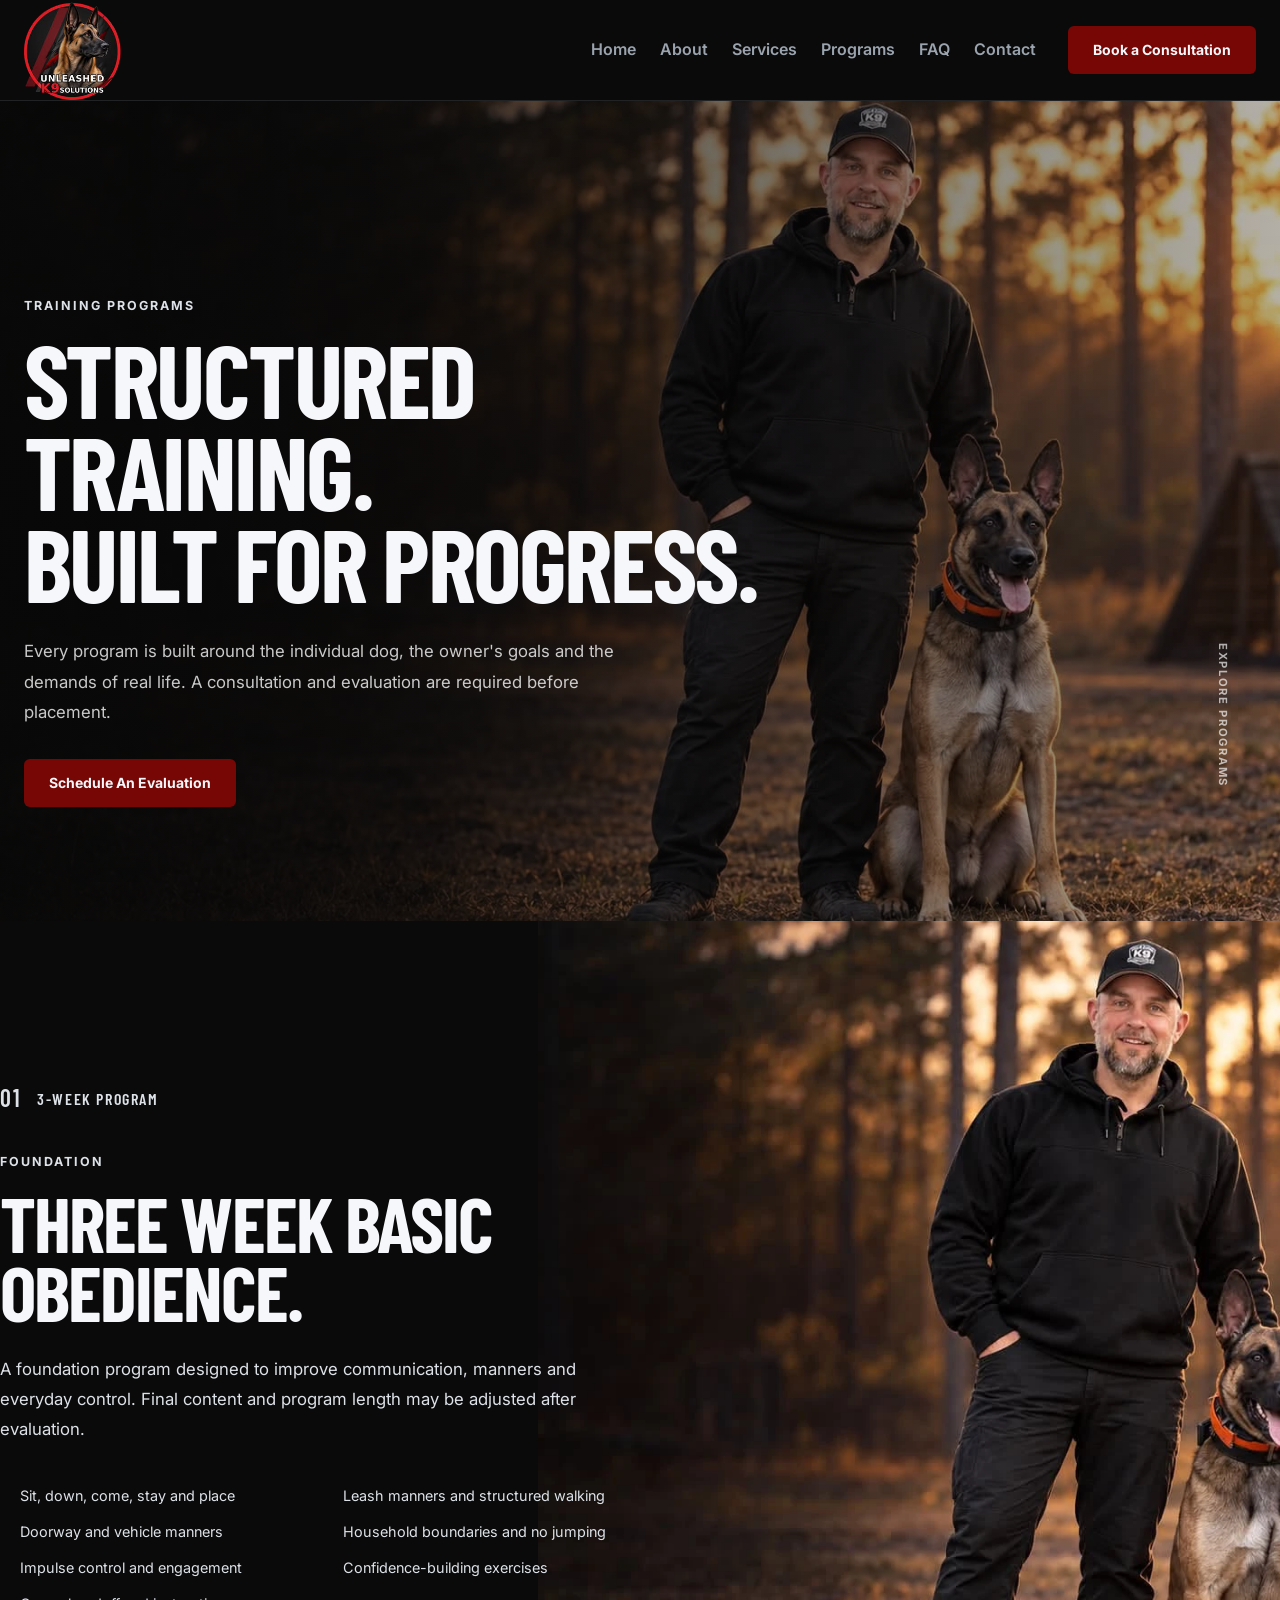
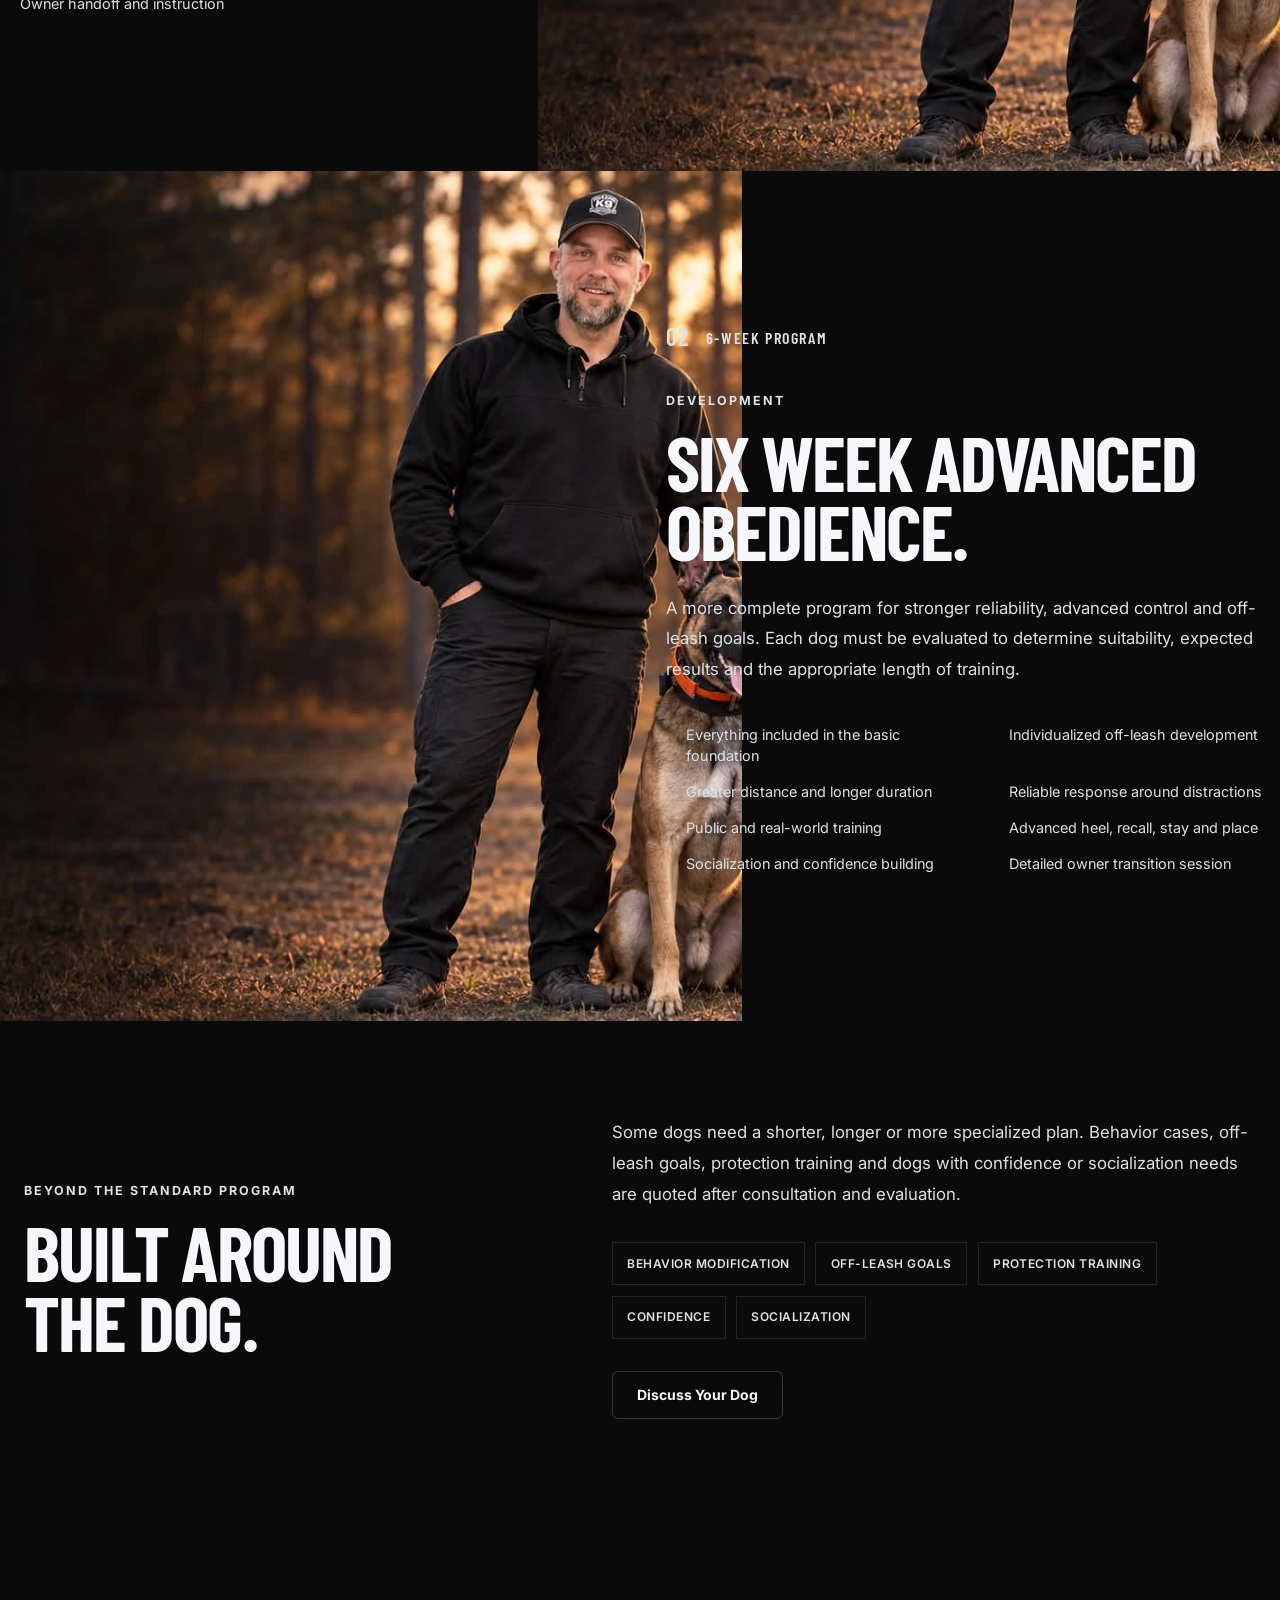
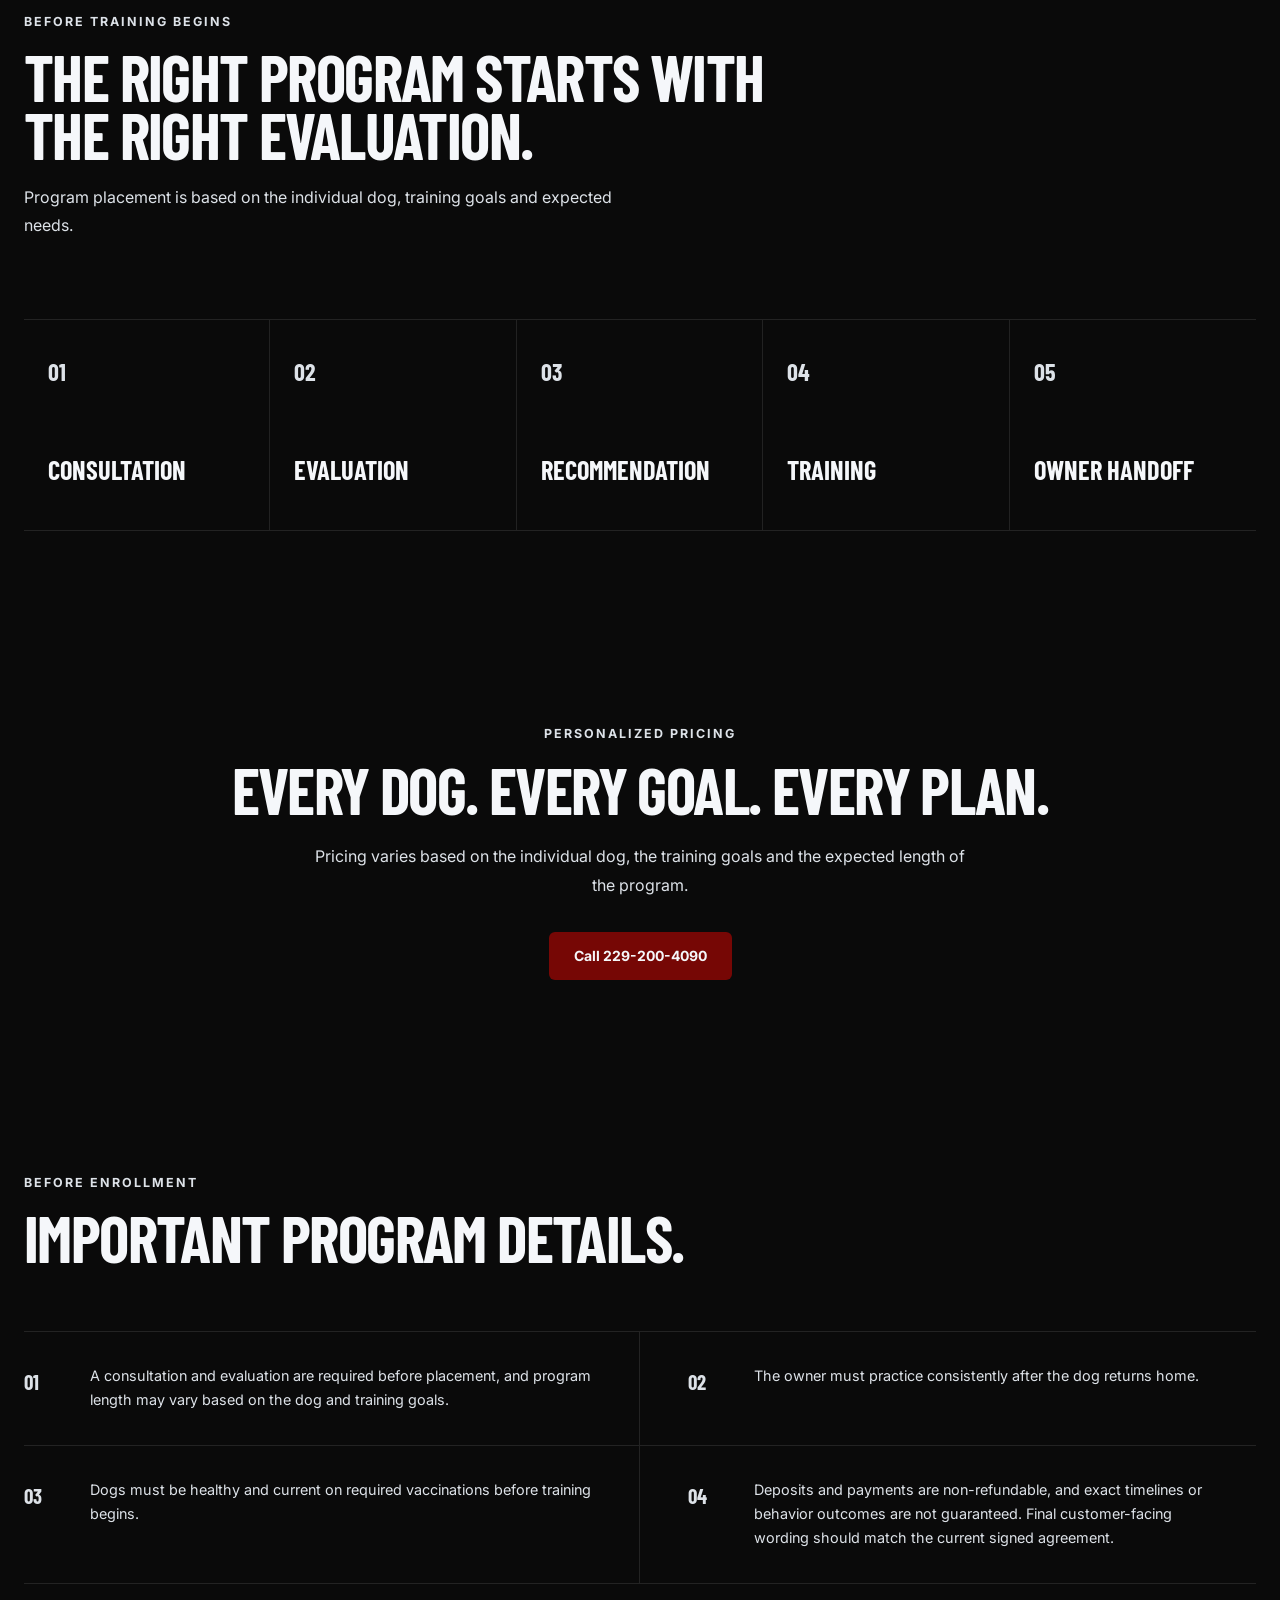
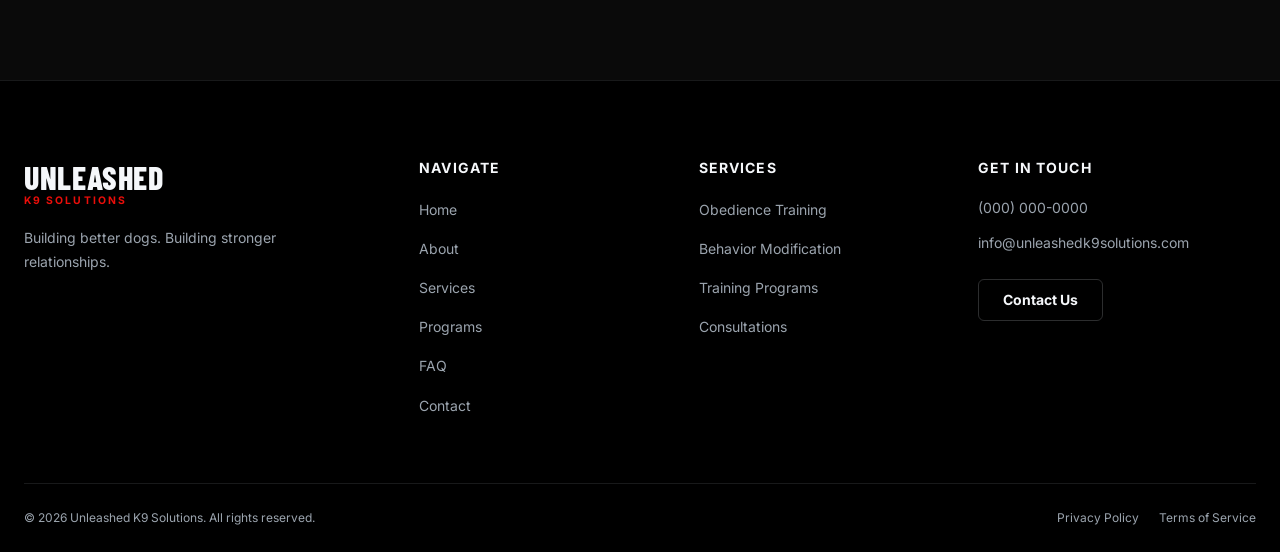
<file: programs/index.html>
<!DOCTYPE html>
<html lang="en-US">
<head>
    <meta charset="UTF-8">
    <meta name="viewport" content="width=device-width, initial-scale=1.0">
    <meta name="description" content="Explore dog training programs from Unleashed K9 Solutions in Valdosta, Georgia, including three-week basic obedience, six-week advanced obedience and custom training programs.">
    <meta name="author" content="Unleashed K9 Solutions">
    <meta name="robots" content="index, follow, max-image-preview:large, max-snippet:-1, max-video-preview:-1">
    <meta name="theme-color" content="#111111">
    <link rel="canonical" href="https://unleashedk9solutions.com/programs.html">
    <link rel="icon" type="image/x-icon" href="./assets/icons/favicon.ico">
    <link rel="preconnect" href="https://fonts.googleapis.com">
    <link rel="preconnect" href="https://fonts.gstatic.com" crossorigin>
    <meta property="og:type" content="website">
    <meta property="og:locale" content="en_US">
    <meta property="og:site_name" content="Unleashed K9 Solutions">
    <meta property="og:title" content="Dog Training Programs | Unleashed K9 Solutions">
    <meta property="og:description" content="Explore personalized dog training programs in Valdosta and South Georgia, from basic obedience to advanced and custom training.">
    <meta property="og:url" content="https://unleashedk9solutions.com/programs.html">
    <meta property="og:image" content="https://unleashedk9solutions.com/assets/images/chris-jj-golden-hour.webp">
    <meta property="og:image:alt" content="Chris Sullivan training JJ during golden hour">
    <meta name="twitter:card" content="summary_large_image">
    <meta name="twitter:title" content="Dog Training Programs | Unleashed K9 Solutions">
    <meta name="twitter:description" content="Explore personalized dog training programs in Valdosta and South Georgia, from basic obedience to advanced and custom training.">
    <meta name="twitter:image" content="https://unleashedk9solutions.com/assets/images/chris-jj-golden-hour.webp">
    <title>Dog Training Programs | Unleashed K9 Solutions</title>
    <link rel="stylesheet" href="https://fonts.googleapis.com/css2?family=Barlow+Condensed:wght@500;600;700;800&family=Inter:wght@400;500;600;700&display=swap">
    <base href="https://stucowebsolutions.github.io/unleashedk9solutions/">
    <link rel="stylesheet" href="css/globals.css">
    <link rel="stylesheet" href="css/main.css">
    <link rel="stylesheet" href="css/components.css">
    <link rel="stylesheet" href="css/pages/programs.css">
    <script type="application/ld+json">
    {
        "@context": "https://schema.org",
        "@type": "Service",
        "name": "Dog Training Programs",
        "description": "Personalized dog training programs from Unleashed K9 Solutions, including basic obedience, advanced obedience and custom or extended training programs.",
        "provider": {
            "@type": "ProfessionalService",
            "name": "Unleashed K9 Solutions",
            "url": "https://unleashedk9solutions.com/",
            "telephone": "+1-229-200-4090"
        },
        "areaServed": [
            {
                "@type": "City",
                "name": "Valdosta"
            },
            {
                "@type": "AdministrativeArea",
                "name": "South Georgia"
            }
        ]
    }
    </script>
</head>
<body>
    <div id="header-root"></div>

    <main id="main-content">

        <section class="programs-hero" aria-labelledby="programs-hero-title">
            <div class="programs-hero__image" aria-hidden="true"></div>
            <div class="programs-hero__overlay" aria-hidden="true"></div>
            <div class="container programs-hero__container">
                <div class="programs-hero__content reveal">
                    <p class="programs-eyebrow">Training Programs</p>
                    <h1 id="programs-hero-title">Structured Training.<br><span>Built For Progress.</span></h1>
                    <p>Every program is built around the individual dog, the owner's goals and the demands of real life. A consultation and evaluation are required before placement.</p>
                    <a class="button button--primary" href="tel:+12292004090">Schedule An Evaluation</a>
                </div>
            </div>
            <div class="programs-hero__scroll" aria-hidden="true">
                <span>Explore Programs</span>
                <span class="programs-hero__scroll-line"></span>
            </div>
        </section>

        <section class="program-showcase program-showcase--basic section" aria-labelledby="basic-title">
            <div class="program-showcase__background" aria-hidden="true"></div>
            <div class="container program-showcase__container">
                <div class="program-showcase__content reveal">
                    <div class="program-showcase__meta">
                        <span>01</span>
                        <span>3-Week Program</span>
                    </div>
                    <p class="programs-eyebrow">Foundation</p>
                    <h2 id="basic-title">Three Week <span>Basic Obedience.</span></h2>
                    <p class="program-showcase__intro">A foundation program designed to improve communication, manners and everyday control. Final content and program length may be adjusted after evaluation.</p>

                    <ul class="program-feature-list">
                        <li>Sit, down, come, stay and place</li>
                        <li>Leash manners and structured walking</li>
                        <li>Doorway and vehicle manners</li>
                        <li>Household boundaries and no jumping</li>
                        <li>Impulse control and engagement</li>
                        <li>Confidence-building exercises</li>
                        <li>Owner handoff and instruction</li>
                    </ul>
                </div>
            </div>
        </section>

        <section class="program-showcase program-showcase--advanced section" aria-labelledby="advanced-title">
            <div class="program-showcase__background" aria-hidden="true"></div>
            <div class="program-showcase__overlay" aria-hidden="true"></div>
            <div class="container program-showcase__container">
                <div class="program-showcase__content program-showcase__content--right reveal">
                    <div class="program-showcase__meta">
                        <span>02</span>
                        <span>6-Week Program</span>
                    </div>
                    <p class="programs-eyebrow">Development</p>
                    <h2 id="advanced-title">Six Week <span>Advanced Obedience.</span></h2>
                    <p class="program-showcase__intro">A more complete program for stronger reliability, advanced control and off-leash goals. Each dog must be evaluated to determine suitability, expected results and the appropriate length of training.</p>

                    <ul class="program-feature-list">
                        <li>Everything included in the basic foundation</li>
                        <li>Individualized off-leash development</li>
                        <li>Greater distance and longer duration</li>
                        <li>Reliable response around distractions</li>
                        <li>Public and real-world training</li>
                        <li>Advanced heel, recall, stay and place</li>
                        <li>Socialization and confidence building</li>
                        <li>Detailed owner transition session</li>
                    </ul>
                </div>
            </div>
        </section>

        <section class="program-custom section" aria-labelledby="custom-title">
            <div class="container">
                <div class="program-custom__grid">
                    <div class="program-custom__heading reveal">
                        <p class="programs-eyebrow">Beyond The Standard Program</p>
                        <h2 id="custom-title">Built Around <span>The Dog.</span></h2>
                    </div>
                    <div class="program-custom__content reveal reveal--delay-1">
                        <p>Some dogs need a shorter, longer or more specialized plan. Behavior cases, off-leash goals, protection training and dogs with confidence or socialization needs are quoted after consultation and evaluation.</p>
                        <div class="program-custom__areas">
                            <span>Behavior Modification</span>
                            <span>Off-Leash Goals</span>
                            <span>Protection Training</span>
                            <span>Confidence</span>
                            <span>Socialization</span>
                        </div>
                        <a class="button button--outline" href="tel:+12292004090">Discuss Your Dog</a>
                    </div>
                </div>
            </div>
        </section>

        <section class="program-process section" aria-labelledby="program-process-title">
            <div class="container">
                <div class="programs-section-heading reveal">
                    <p class="programs-eyebrow">Before Training Begins</p>
                    <h2 id="program-process-title">The Right Program Starts With <span>The Right Evaluation.</span></h2>
                    <p>Program placement is based on the individual dog, training goals and expected needs.</p>
                </div>

                <div class="program-process__steps">
                    <div class="program-process__step reveal">
                        <span>01</span>
                        <h3>Consultation</h3>
                    </div>
                    <div class="program-process__step reveal reveal--delay-1">
                        <span>02</span>
                        <h3>Evaluation</h3>
                    </div>
                    <div class="program-process__step reveal reveal--delay-2">
                        <span>03</span>
                        <h3>Recommendation</h3>
                    </div>
                    <div class="program-process__step reveal reveal--delay-3">
                        <span>04</span>
                        <h3>Training</h3>
                    </div>
                    <div class="program-process__step reveal">
                        <span>05</span>
                        <h3>Owner Handoff</h3>
                    </div>
                </div>
            </div>
        </section>

        <section class="program-pricing section" aria-labelledby="pricing-title">
            <div class="container program-pricing__container reveal">
                <p class="programs-eyebrow">Personalized Pricing</p>
                <h2 id="pricing-title">Every Dog. <span>Every Goal.</span> Every Plan.</h2>
                <p>Pricing varies based on the individual dog, the training goals and the expected length of the program.</p>
                <a class="button button--primary" href="tel:+12292004090">Call 229-200-4090</a>
            </div>
        </section>

        <section class="program-policies section" aria-labelledby="policies-title">
            <div class="container">
                <div class="programs-section-heading reveal">
                    <p class="programs-eyebrow">Before Enrollment</p>
                    <h2 id="policies-title">Important <span>Program Details.</span></h2>
                </div>

                <div class="program-policies__grid">
                    <div class="program-policy reveal">
                        <span>01</span>
                        <p>A consultation and evaluation are required before placement, and program length may vary based on the dog and training goals.</p>
                    </div>
                    <div class="program-policy reveal reveal--delay-1">
                        <span>02</span>
                        <p>The owner must practice consistently after the dog returns home.</p>
                    </div>
                    <div class="program-policy reveal reveal--delay-2">
                        <span>03</span>
                        <p>Dogs must be healthy and current on required vaccinations before training begins.</p>
                    </div>
                    <div class="program-policy reveal reveal--delay-3">
                        <span>04</span>
                        <p>Deposits and payments are non-refundable, and exact timelines or behavior outcomes are not guaranteed. Final customer-facing wording should match the current signed agreement.</p>
                    </div>
                </div>
            </div>
        </section>

    </main>

    <div id="footer-root"></div>

    <script src="js/main.js" defer></script>
</body>
</html>
</file>
<file: css/globals.css>
/* =========================================================
   UNLEASHED K9 SOLUTIONS
   GLOBAL DESIGN TOKENS
   ========================================================= */
/* ---------------------------------------------------------
   1. Root Variables
   --------------------------------------------------------- */
:root {
    /* ==========================================
       BRAND COLORS
    ========================================== */
    --color-black: #000000;
    --color-bg: #0A0A0A;
    --color-surface: #3D3D3D;
    --color-surface-light: #1f252c;
    --color-silver: #EBEBEB;
    --color-silver-dark: #9da5af;
    --color-silver-light: #e3e6ea;
    --color-red: #760705;
    --color-red-dark: #760705;
    --color-red-light: #EB0E0A;
    --color-white: #f5f7fa;
    --color-text: #dde2e8;
    --color-text-muted: #9ba4ae;
    --color-border: rgba(199, 204, 211, 0.12);
    --color-border-light: rgba(199, 204, 211, 0.22);
    /* ==========================================
       TYPOGRAPHY
    ========================================== */
    --font-heading: "Barlow Condensed", sans-serif;
    --font-body: "Inter", sans-serif;
    --font-size-xs: 0.75rem;
    --font-size-sm: 0.875rem;
    --font-size-base: 1rem;
    --font-size-lg: 1.125rem;
    --font-size-xl: 1.25rem;
    --font-size-2xl: 1.5rem;
    --font-size-3xl: 2rem;
    --font-size-4xl: 2.75rem;
    --font-size-5xl: 4rem;
    --font-size-6xl: 5rem;
    --line-height-tight: 1.05;
    --line-height-snug: 1.2;
    --line-height-normal: 1.7;
    /* ==========================================
       SPACING
    ========================================== */
    --space-1: 0.25rem;
    --space-2: 0.5rem;
    --space-3: 0.75rem;
    --space-4: 1rem;
    --space-5: 1.25rem;
    --space-6: 1.5rem;
    --space-8: 2rem;
    --space-10: 2.5rem;
    --space-12: 3rem;
    --space-16: 4rem;
    --space-20: 5rem;
    --space-24: 6rem;
    --space-32: 8rem;
    /* ==========================================
       LAYOUT
    ========================================== */
    --container-width: 1320px;
    --container-padding: 1.5rem;
    --header-height: 84px;
    /* ==========================================
       RADII
    ========================================== */
    --radius-sm: 6px;
    --radius-md: 12px;
    --radius-lg: 20px;
    /* ==========================================
       SHADOWS
    ========================================= */
    --shadow-sm:
        0 8px 24px rgba(0, 0, 0, 0.25);
    --shadow-md:
        0 20px 50px rgba(0, 0, 0, 0.35);
    --shadow-lg:
        0 30px 80px rgba(0, 0, 0, 0.45);
    /* =========================================
       TRANSITIONS
    ========================================== */
    --transition-fast: 180ms ease;
    --transition-base: 300ms ease;
    --transition-slow: 500ms ease;
}
/* -------------------------------------------------
   2. Reset
   ----------------------------------------------------- */
*,
*::before,
*::after {
    box-sizing: border-box;
}
html {
    margin: 0;
    padding: 0;
    scroll-behavior: smooth;
}
body {
    margin: 0;
    padding: 0;
    background: var(--color-bg);
    color: var(--color-text);
    font-family: var(--font-body);
    font-size: var(--font-size-base);
    line-height: var(--line-height-normal);
    -webkit-font-smoothing: antialiased;
    text-rendering: optimizeLegibility;
}
img,
picture,
svg {
    display: block;
    max-width: 100%;
}
img {
    height: auto;
}
button,
input,
textarea,
select {
    font: inherit;
}
button {
    border: 0;
}
a {
    color: inherit;
    text-decoration: none;
}
ul,
ol {
    margin: 0;
    padding: 0;
    list-style: none;
}
h1,
h2,
h3,
h4,
h5,
h6,
p {
    margin: 0;
}

h1,
h2,
h3,
h4,
h5,
h6 {
    color: var(--color-white);
    font-family: var(--font-heading);
    font-weight: 700;
    line-height: var(--line-height-tight);
}
/* ---------------------------------------------------------
   3. Accessibility
   --------------------------------------------------------- */
:focus-visible {
    outline: 2px solid var(--color-red-light);
    outline-offset: 4px;
}
::selection {
    background: var(--color-red);
    color: var(--color-white);
}
/* ---------------------------------------------------------
   4. Reduced Motion
   --------------------------------------------------------- */
@media (prefers-reduced-motion: reduce) {
    html {
        scroll-behavior: auto;
    }
    *,
    *::before,
    *::after {
        animation-duration: 0.01ms !important;
        animation-iteration-count: 1 !important;
        transition-duration: 0.01ms !important;
    }
}
</file>
<file: css/main.css>
/* =========================================================
   UNLEASHED K9 SOLUTIONS
   GLOBAL LAYOUT
   ========================================================= */
/* ---------------------------------------------------------
   1. Container
   --------------------------------------------------------- */
.container {
    width: min(
        calc(100% - (var(--container-padding) * 2)),
        var(--container-width)
    );

    margin-inline: auto;
}
/* ---------------------------------------------------------
   2. Main Content
   --------------------------------------------------------- */
main {
    min-height: 60vh;
}
/* ---------------------------------------------------------
   3. Sections
   --------------------------------------------------------- */
.section {
    position: relative;
    padding-block: var(--space-24);
}
.section--tight {
    padding-block: var(--space-16);
}
.section--large {
    padding-block: var(--space-32);
}
/* ---------------------------------------------------------
   4. Section Headers
   --------------------------------------------------------- */
.section-header {
    max-width: 720px;
    margin-bottom: var(--space-12);
}
.section-header--center {
    margin-inline: auto;
    text-align: center;
}
.section-eyebrow {
    display: inline-block;
    margin-bottom: var(--space-3);
    color: var(--color-red-light);
    font-family: var(--font-body);
    font-size: var(--font-size-sm);
    font-weight: 700;
    letter-spacing: 0.14em;
    line-height: 1.2;
    text-transform: uppercase;
}
.section-title {
    font-size: clamp(
        2.5rem,
        5vw,
        var(--font-size-5xl)
    );
}
.section-description {
    max-width: 650px;
    margin-top: var(--space-5);
    color: var(--color-text-muted);
    font-size: var(--font-size-lg);
}
/* ---------------------------------------------------------
   5. Buttons
   --------------------------------------------------------- */
.button {
    display: inline-flex;
    align-items: center;
    justify-content: center;
    min-height: 48px;
    padding: 0.75rem 1.5rem;
    border: 1px solid transparent;
    border-radius: var(--radius-sm);
    font-size: var(--font-size-sm);
    font-weight: 700;
    line-height: 1;
    text-align: center;
    cursor: pointer;
    transition:
        background-color var(--transition-base),
        border-color var(--transition-base),
        color var(--transition-base),
        transform var(--transition-base),
        box-shadow var(--transition-base);
}
.button:hover {
    transform: translateY(-2px);
}
.button--primary {
    background: var(--color-red);
    color: var(--color-white);
}
.button--primary:hover {
    background: var(--color-red-light);
    box-shadow: var(--shadow-sm);
}
.button--secondary {
    background: var(--color-white);
    color: var(--color-black);
}
.button--secondary:hover {
    background: #ffffff;
    box-shadow: var(--shadow-sm);
}
.button--outline {
    border-color: var(--color-border-light);
    background: transparent;
    color: var(--color-white);
}
.button--outline:hover {
    border-color: var(--color-red-light);
    background: var(--color-red);
}
/* ---------------------------------------------------------
   6. Text Utilities
   --------------------------------------------------------- */
.text-center {
    text-align: center;
}
.text-muted {
    color: var(--color-text-muted);
}
/* ---------------------------------------------------------
   7. Visibility
   --------------------------------------------------------- */
.visually-hidden {
    position: absolute !important;
    width: 1px !important;
    height: 1px !important;
    padding: 0 !important;
    margin: -1px !important;
    overflow: hidden !important;
    clip: rect(0, 0, 0, 0) !important;
    white-space: nowrap !important;
    border: 0 !important;
}
/* ---------------------------------------------------------
   8. Images
   --------------------------------------------------------- */
.image-cover {
    width: 100%;
    height: 100%;
    object-fit: cover;
}
.image-contain {
    width: 100%;
    height: 100%;
    object-fit: contain;
}
/* ---------------------------------------------------------
   9. Responsive
   --------------------------------------------------------- */
@media (max-width: 768px) {
    :root {
        --container-padding: 1.25rem;
    }
    .section {
        padding-block: var(--space-20);
    }
    .section--large {
        padding-block: var(--space-24);
    }
    .section-header {
        margin-bottom: var(--space-10);
    }
    .section-description {
        font-size: var(--font-size-base);
    }
}
@media (max-width: 480px) {
    :root {
        --container-padding: 1rem;
    }
    .section {
        padding-block: var(--space-16);
    }
    .button {
        width: 100%;
    }
}
</file>
<file: css/components.css>
/* =========================================================
   UNLEASHED K9 SOLUTIONS  GLOBAL COMPONENTS
   ========================================================= */
/* ---------------------------------------------------------
   1. Site Header
   --------------------------------------------------------- */
#header-root {
    position: sticky;
    top: 0;
    z-index: 1000;
}
.site-header {
    position: relative;
    width: 100%;
    background: rgba(11, 11, 11, 0.96);
    border-bottom: 1px solid var(--color-border);
    transition:
        background-color var(--transition-base),
        box-shadow var(--transition-base);
}
.site-header.is-scrolled {
    background: rgba(11, 11, 11, 0.98);
    box-shadow: var(--shadow-sm);
}
.header-container {
    display: flex;
    align-items: center;
    justify-content: space-between;
    min-height: var(--header-height);
    transition: min-height var(--transition-base);
}
.site-header.is-scrolled .header-container {
    min-height: 72px;
}
/* ---------------------------------------------------------
   2. Logo
   --------------------------------------------------------- */
.site-logo {
    display: inline-flex;
    flex-direction: column;
    flex-shrink: 0;
    line-height: 1;
}
.logo-image {
    display: block;
    height: 100px;
    width: auto;
    object-fit: contain;
    transition: height var(--transition-base);
}
.site-header.is-scrolled .logo-image {
    height: 64px;
}
.site-logo__primary {
    color: var(--color-white);
    font-family: var(--font-heading);
    font-size: 2rem;
    font-weight: 800;
    letter-spacing: 0.02em;
    text-transform: uppercase;
}
.site-logo__secondary {
    margin-top: 3px;
    color: var(--color-red-light);
    font-family: var(--font-body);
    font-size: 0.65rem;
    font-weight: 700;
    letter-spacing: 0.2em;
    text-transform: uppercase;
}
/* ---------------------------------------------------------
   3. Navigation
   --------------------------------------------------------- */
.site-navigation {
    display: flex;
    align-items: center;
    gap: var(--space-8);
}
.nav-list {
    display: flex;
    align-items: center;
    gap: var(--space-6);
}
.nav-link {
    position: relative;
    display: inline-flex;
    align-items: center;
    min-height: 48px;
    color: var(--color-text-muted);
    font-size: var(--font-size-md);
    font-weight: 600;
    transition: color var(--transition-base);
}
.nav-link::after {
    position: absolute;
    right: 0;
    bottom: 4px;
    left: 0;
    height: 2px;
    background: var(--color-red);
    content: "";
    transform: scaleX(0);
    transform-origin: center;
    transition: transform var(--transition-base);
}
.nav-link:hover,
.nav-link.is-active {
    color: var(--color-white);
}
.nav-link:hover::after,
.nav-link.is-active::after {
    transform: scaleX(1);
}
.header-cta {
    white-space: nowrap;
}
/* ---------------------------------------------------------
   4. Mobile Menu Button
   --------------------------------------------------------- */
.mobile-menu-toggle {
    display: none;
    width: 44px;
    height: 44px;
    padding: 0;
    background: transparent;
    cursor: pointer;
}
.mobile-menu-toggle span {
    display: block;

    width: 24px;
    height: 2px;
    margin: 5px auto;
    background: var(--color-white);
    transition:
        transform var(--transition-base),
        opacity var(--transition-base);
}
.mobile-menu-toggle.is-active span:nth-child(1) {
    transform: translateY(7px) rotate(45deg);
}
.mobile-menu-toggle.is-active span:nth-child(2) {
    opacity: 0;
}
.mobile-menu-toggle.is-active span:nth-child(3) {
    transform: translateY(-7px) rotate(-45deg);
}
/* ---------------------------------------------------------
   5. Footer
   --------------------------------------------------------- */
.site-footer {
    padding-top: var(--space-20);
    background: var(--color-black);
    border-top: 1px solid var(--color-border);
}
.footer-main {
    display: grid;
    grid-template-columns:
        1.5fr
        1fr
        1fr
        1.2fr;
    gap: var(--space-12);
    padding-bottom: var(--space-16);
}
.footer-brand {
    max-width: 320px;
}
.site-logo--footer {
    margin-bottom: var(--space-5);
}
.footer-tagline {
    color: var(--color-text-muted);
    font-size: var(--font-size-sm);
    line-height: 1.7;
}
.footer-heading {
    margin-bottom: var(--space-5);
    color: var(--color-white);
    font-family: var(--font-body);
    font-size: var(--font-size-sm);
    font-weight: 700;
    letter-spacing: 0.08em;
    text-transform: uppercase;
}
.footer-links {
    display: flex;
    flex-direction: column;
    gap: var(--space-3);
}
.footer-links a {
    color: var(--color-text-muted);
    font-size: var(--font-size-sm);
    transition: color var(--transition-base);
}
.footer-links a:hover {
    color: var(--color-white);
}
.footer-contact {
    display: flex;
    flex-direction: column;
    gap: var(--space-3);
    margin-bottom: var(--space-6);
    font-style: normal;
}
.footer-contact a {
    color: var(--color-text-muted);
    font-size: var(--font-size-sm);
    transition: color var(--transition-base);
}
.footer-contact a:hover {
    color: var(--color-white);
}
.footer-button {
    min-height: 42px;
}
.footer-bottom {
    display: flex;
    align-items: center;
    justify-content: space-between;
    gap: var(--space-6);
    padding-block: var(--space-6);
    border-top: 1px solid var(--color-border);
}
.footer-copyright,
.footer-legal {
    color: var(--color-text-muted);
    font-size: var(--font-size-xs);
}
.footer-legal {
    display: flex;
    gap: var(--space-5);
}
.footer-legal a {
    transition: color var(--transition-base);
}
.footer-legal a:hover {
    color: var(--color-white);
}
/* ---------------------------------------------------------
   6. Responsive Header
   --------------------------------------------------------- */
@media (max-width: 960px) {
    .mobile-menu-toggle {
        display: block;
    }
    .site-navigation {
        position: absolute;
        top: 100%;
        right: 0;
        left: 0;
        display: flex;
        flex-direction: column;
        align-items: stretch;
        gap: var(--space-5);
        padding: var(--space-6);
        background: var(--color-black);
        border-bottom: 1px solid var(--color-border);
        opacity: 0;
        visibility: hidden;
        pointer-events: none;
        transform: translateY(-10px);
        transition:
            opacity var(--transition-base),
            visibility var(--transition-base),
            transform var(--transition-base);
    }
    .site-navigation.is-open {
        opacity: 1;
        visibility: visible;
        pointer-events: auto;
        transform: translateY(0);
    }
    .nav-list {
        flex-direction: column;
        align-items: stretch;
        gap: 0;
    }
    .nav-link {
        width: 100%;
        min-height: 52px;
        border-bottom: 1px solid var(--color-border);
    }
    .nav-link::after {
        display: none;
    }
    .header-cta {
        width: 100%;
    }
    .footer-main {
        grid-template-columns: 1fr 1fr;
    }
}
@media (max-width: 600px) {
    .footer-main {
        grid-template-columns: 1fr;
        gap: var(--space-10);
    }
    .footer-brand {
        max-width: 100%;
    }
    .footer-bottom {
        flex-direction: column;
        align-items: flex-start;
    }
    .footer-legal {
        flex-wrap: wrap;
    }
}
</file>
<file: css/pages/home.css>
.home-eyebrow {
    margin: 0 0 8px;
    color: var(--color-red-light);
    font-size: var(--font-size-xl);
    font-weight: 800;
    letter-spacing: .16em;
    line-height: 1;
    text-transform: uppercase;
}
.home-section-heading h2,
.home-why h2,
.home-training h2,
.home-programs h2,
.home-store h2,
.home-process h2 {
    margin: 0;
    font-family: var(--font-heading);
    font-size: clamp(2.8rem,5vw,4.8rem);
    font-weight: 800;
    line-height: .86;
    letter-spacing: -.025em;
    text-transform: uppercase;
}
.home-section-heading h2 span,
.home-why h2 span,
.home-training h2 span,
.home-programs h2 span,
.home-store h2 span,
.home-process h2 span {
    color: var(--color-red-light);
}
.text-link {
    display: inline-flex;
    align-items: center;
    gap: 10px;
    color: var(--color-white);
    font-size: var(--font-size-base);
    font-weight: 700;
    letter-spacing: .1em;
    text-transform: uppercase;
}
.text-link span {
    color: var(--color-red-light);
    transition: transform var(--transition-fast);
    font-size: var(--font-size-lg);
}
.text-link:hover span {
    transform: translateX(4px);
}
.home-announcement {
    border-bottom: 1px solid rgba(255,255,255,.08);
    background: var(--color-black);
}
.home-announcement__inner {
    display: flex;
    align-items: center;
    justify-content: center;
    gap: 28px;
    min-height: 32px;
}
.home-announcement__inner span {
    color: #c5c5c5;
    font-size: var(--font-size-sm);
    font-weight: 700;
    letter-spacing: .1em;
    text-transform: uppercase;
}
.home-announcement__inner span:not(:last-child)::after {
    content: "•";
    margin-left: 28px;
    color: var(--color-red-light);
}
.home-hero {
    position: relative;
    display: flex;
    align-items: center;
    min-height: 570px;
    overflow: hidden;
    background: var(--color-black);
}
.home-hero__media {
    position: absolute;
    inset: 0 1.5rem 0 30%;
    background:
        linear-gradient(90deg,rgba(5,5,5,.98) 0%,rgba(5,5,5,.82) 20%,rgba(5,5,5,.3) 55%,rgba(5,5,5,.04) 100%),
        url("../../assets/images/chris-jj-golden-hour.webp") right center / contain no-repeat;
}
.home-hero__media-overlay {
    position: absolute;
    inset: 0;
    background: linear-gradient(180deg,rgba(0,0,0,.2),transparent 50%,rgba(0,0,0,.4));
}
.home-hero__container {
    position: relative;
    z-index: 2;
}
.home-hero__content {
    width: min(680px,62%);
    padding: 65px 0 45px;
}
.home-hero__title {
    margin: 0;
    font-family: var(--font-heading);
    font-size: clamp(4rem,7vw,7rem);
    font-weight: 800;
    line-height: .8;
    letter-spacing: -.035em;
    text-transform: uppercase;
}
.home-hero__title span,
.home-hero__title strong {
    display: block;
}
.home-hero__title strong {
    color: var(--color-red-light);
    font-weight: inherit;
}
.home-hero__description {
    max-width: 530px;
    margin: 18px 0 0;
    color: #e0e0e0;
    font-size: var(--font-size-base);
    line-height: 1.55;
}
.home-hero__actions {
    display: flex;
    flex-wrap: wrap;
    gap: 8px;
    margin-top: 20px;
}
.home-hero__trust {
    display: flex;
    gap: 24px;
    margin-top: 24px;
    padding-top: 16px;
    border-top: 1px solid rgba(255,255,255,.18);
}
.hero-trust-item {
    display: flex;
    align-items: center;
    gap: 8px;
    color: #cfcfcf;
    font-size: var(--font-size-sm);
    font-weight: 700;
    letter-spacing: .04em;
    text-transform: uppercase;
}
.hero-trust-item__icon {
    color: var(--color-red-light);
    font-size: 1.5rem;
}
.hero-trust-item span:last-child {
    display: flex;
    flex-direction: column;
    gap: 2px;
}
.hero-trust-item strong {
    color: var(--color-white);
}
.hero-trust-item small {
    color: #999;
    font-size: var(--font-size-sm);
    font-weight: 500;
    letter-spacing: .02em;
    text-transform: none;
}
.home-hero__accent {
    position: absolute;
    right: 0;
    bottom: 0;
    width: 60%;
    height: 5px;
    background: var(--color-red);
}
.home-why {
    position: relative;
    overflow: hidden;
    min-height: 250px;
    background: var(--color-surface);
}
.home-why__image {
    position: absolute;
    inset: 0 55% 0 1.5rem;
    background:
        linear-gradient(90deg,rgba(23,27,32,0) 0%,rgba(23,27,32,.05) 40%,var(--color-surface) 100%),
        url("../../assets/images/training.webp") left center / cover no-repeat;
}
.home-why__container {
    position: relative;
    display: grid;
    grid-template-columns: 1fr 1fr;
    align-items: center;
    min-height: 250px;
}
.home-why__content {
    grid-column: 2;
    padding: 35px 0 35px 25px;
}
.home-why__content h2 {
    font-size: clamp(2.5rem,4vw,4rem);
}
.home-why__content > p:not(.home-eyebrow) {
    max-width: 570px;
    margin: 10px 0 13px;
    color: #d0d0d0;
    font-size: var(--font-size-base);
    line-height: 1.55;
}
.home-why__badge {
    overflow: visible;
    position: absolute;
    left: 35%;
    top: 0;
    width: clamp(115px,12vw,168px);
    height: clamp(115px,12vw,168px);
    display: grid;
    place-items: center;
    border-radius: 50%;
    transform: translateY(-50%);
}
.home-why__badge::before {
    content: "";
    position: absolute;
    inset: 0 -1px -5px 0;
    z-index: -1;
    background: url("../../assets/logos/logo.png") center/cover no-repeat;
}
.home-why__badge-inner {
    width: 72%;
    height: 72%;
    display: flex;
    flex-direction: column;
    align-items: center;
    justify-content: center;
    border-radius: 50%;
    color: var(--color-white);
    text-align: center;
}
.home-why__badge-inner span {
    font-size: clamp(.3rem,.45vw,.4rem);
    font-weight: 700;
    letter-spacing: .12em;
}
.home-why__badge-inner strong {
    font-family: var(--font-heading);
    font-size: clamp(1.25rem,2vw,1.7rem);
    line-height: .8;
}
.home-training {
    background: var(--color-bg);
}
.home-training__heading {
    margin-bottom: 24px;
    text-align: center;
}
.home-training__heading h2 {
    font-size: clamp(2.8rem,5vw,4.5rem);
}
.home-training__heading > p:last-child {
    max-width: 850px;
    margin: 9px auto 0;
    color: var(--color-text-muted);
    font-size: var(--font-size-sm);
    line-height: 1.5;
}
.home-training-grid {
    display: flex;
    flex-wrap: wrap;
    justify-content: center;
    width: 100%;
}
.home-training-card {
    flex: 0 0 calc((100% - 6px) / 7);
    min-width: 0;
    min-height: 300px;
    padding: 22px 12px 18px;
    border: 2px solid var(--color-border);
    text-align: center;
    transition: background var(--transition-base),transform var(--transition-base);
}
.home-training-card:hover {
    background: #171717;
    transform: translateY(-6px) scale(1.02);
}
.home-training-card__icon {
    width: 52px;
    height: 52px;
    display: grid;
    place-items: center;
    margin: 0 auto 13px;
}
.home-training-card__icon svg {
    width: 48px;
    height: 48px;
    fill: none;
    stroke: var(--color-red-light);
    stroke-linecap: round;
    stroke-linejoin: round;
    stroke-width: 2.4;
    transition: transform var(--transition-base);
}
.home-training-card:hover .home-training-card__icon svg {
    transform: translateY(-3px);
}
.home-training-card h3 {
    min-height: 34px;
    margin: 0 0 9px;
    font-family: var(--font-heading);
    font-size: var(--font-size-xl);
    font-weight: 800;
    line-height: .9;
    text-transform: uppercase;
}
.home-training-card p {
    margin: 0;
    color: var(--color-text-muted);
    font-size: var(--font-size-base);
    line-height: 1.45;
}
.home-training__note {
    margin: 10px 0 0;
    color: var(--color-text-muted);
    font-size: var(--font-size-sm);
    text-align: center;
}
.home-programs {
    background: #f2f2f0;
    color: #111;
}
.program-container {
    margin-inline: auto;
    width: 75vw;
}
.home-programs__heading {
    margin-bottom: 20px;
}
.home-programs__heading .home-eyebrow {
    margin-bottom: 5px;
}
.home-programs__heading h2 {
    color: #111;
}
.home-program-list {
    display: grid;
    grid-template-columns: 1fr;
    gap: 20px;
    width: 100%;
}
.home-program {
    position: relative;
    display: grid;
    grid-template-columns: minmax(0,1fr) minmax(360px,46%);
    min-width: 0;
    min-height: 420px;
    overflow: hidden;
    border: 1px solid #b8b8b8;
    background: #f7f7f5;
}
.home-program__content {
    position: relative;
    z-index: 2;
    min-width: 0;
    padding: 28px 30px 25px;
}

.home-program__title-row {
    display: flex;
    flex-wrap: wrap;
    align-items: flex-start;
    justify-content: space-between;
    gap: 12px 20px;
}

.home-program__content h3 {
    flex: 1 1 250px;
    min-width: 0;
    margin: 0;
    color: #111;
    font-family: var(--font-heading);
    font-size: clamp(2.5rem, 4vw, 4rem);
    font-weight: 800;
    line-height: .9;
    text-transform: uppercase;
}
.home-program__length {
    position: static;
    z-index: auto;
    display: inline-flex;
    flex: 0 1 auto;
    align-items: center;
    gap: 8px;
    margin-left: auto;
    padding-top: 3px;
    color: var(--color-red);
    font-size: var(--font-size-sm);
    font-weight: 800;
    letter-spacing: .05em;
    line-height: 1.3;
    text-transform: uppercase;
    white-space: nowrap;
}
.home-program__length svg {
    flex: 0 0 22px;
    width: 22px;
    height: 22px;
    fill: none;
    stroke: currentColor;
    stroke-linecap: round;
    stroke-linejoin: round;
    stroke-width: 2;
}
.home-program__content > p {
    max-width: 560px;
    margin: 15px 0 15px;
    color: #333;
    font-size: var(--font-size-base);
    line-height: 1.55;
}
.home-program__content ul {
    display: grid;
    gap: 6px;
    margin: 0 0 18px;
}
.home-program__content li {
    display: flex;
    gap: 8px;
    color: #333;
    font-size: var(--font-size-base);
    line-height: 1.4;
}
.home-program__content li::before {
    content: "✓";
    flex-shrink: 0;
    color: var(--color-red);
    font-size: var(--font-size-xl);
    font-weight: 1000;
}
.program-container > .button {
    display: flex;
    width: fit-content;
    max-width: 100%;
    justify-content: center;
    margin: 24px auto 0;
}
.home-program__image {
    position: relative;
    min-width: 0;
    min-height: 420px;
    background-position: right top;
    background-size: cover;
    background-repeat: no-repeat;
    background-color: #e7e7e5;
}
.home-program__image::before {
    content: "";
    position: absolute;
    inset: 0;
    background: linear-gradient(90deg,#f7f7f5 0%,rgba(247,247,245,.88) 7%,rgba(247,247,245,.15) 42%,rgba(247,247,245,0) 65%);
}
.home-program__image--basic {
    background-image: url("../../assets/images/basic-training.webp");
}
.home-program__image--advanced {
    background-image: url("../../assets/images/advanced-training.webp");
}
.home-programs__note {
    margin: 9px 0 0;
    color: #555;
    font-size: var(--font-size-sm);
    text-align: center;
}
.home-store-process {
    background: var(--color-bg);
}
.home-store-process__grid {
    display: grid;
    grid-template-columns: minmax(0,1.15fr) minmax(0,.85fr);
}
.home-store {
    min-width: 0;
    padding-right: 28px;
}
.home-store h2,
.home-process h2 {
    font-size: clamp(2.4rem,4vw,4rem);
}
.home-store__intro {
    max-width: 620px;
    margin: 9px 0 17px;
    color: var(--color-text-muted);
    font-size: var(--font-size-sm);
    line-height: 1.5;
}
.home-store__products {
    display: grid;
    grid-template-columns: repeat(4,minmax(0,1fr));
    gap: 9px;
}
.home-store-product {
    min-width: 0;
    padding: 10px 10px 12px;
    border: 1px solid var(--color-border);
    border-radius: 2px;
    background: #f0f0ef;
    color: #111;
    text-align: left;
    transition: background var(--transition-base),transform var(--transition-base);
}
.home-store-product:hover {
    transform: translateY(-6px) scale(1.02);
}
.home-store-product__image {
    height: 80px;
    display: grid;
    place-items: center;
    margin-bottom: 7px;
}
.home-store-product__image svg {
    width: 90px;
    height: 70px;
    fill: #222;
    stroke: #222;
    stroke-width: 2;
}
.home-store-product h3 {
    margin: 0 0 5px;
    font-family: var(--font-heading);
    font-size: 1.1rem;
    color: var(--color-red-dark);
    font-weight: 800;
    line-height: .9;
    text-transform: uppercase;
}
.home-store-product p {
    margin: 0;
    color: #444;
    font-size: var(--font-size-xs);
    line-height: 1.4;
}
.home-store__button,
.home-process__button {
    display: flex;
    width: max-content;
    margin: 15px auto 0;
}
.home-process {
    min-width: 0;
    padding-left: 28px;
    border-left: 1px solid var(--color-border);
}
.home-process__list {
    margin-top: 17px;
}
.home-process__step {
    display: grid;
    grid-template-columns: 38px 1fr;
    gap: 11px;
    align-items: start;
    margin-bottom: 13px;
    transition: background var(--transition-base),transform var(--transition-base);
}
.home-process__step:hover {
    transform: translateX(8px);
}
.home-process__step > span {
    width: 34px;
    height: 34px;
    display: grid;
    place-items: center;
    border-radius: 50%;
    background: var(--color-red);
    color: var(--color-white);
    font-family: var(--font-heading);
    font-size: 1.15rem;
    font-weight: 800;
}
.home-process__step h3 {
    margin: 0 0 3px;
    font-family: var(--font-heading);
    font-size: var(--font-size-xl);
    font-weight: 800;
    line-height: .9;
    text-transform: uppercase;
}
.home-process__step p {
    margin: 0;
    color: var(--color-text-muted);
    font-size: var(--font-size-sm);
    line-height: 1.45;
}

@media (max-width: 1100px) {
    .home-training-card {
        flex-basis: calc((100% - 18px) / 4);
    }
    .home-store-process__grid {
        grid-template-columns: 1fr;
        gap: 35px;
    }
    .home-store {
        padding-right: 0;
    }
    .home-process {
        padding: 30px 0 0;
        border-top: 1px solid var(--color-border);
        border-left: 0;
    }
    .home-program {
        grid-template-columns: minmax(0,1fr) minmax(320px,42%);
    }
}

@media (max-width: 1000px) {
    .home-training-card {
        flex-basis: calc((100% - 18px) / 4);
    }
    .home-program {
        min-height: 450px;
        grid-template-columns: minmax(0,1fr) minmax(300px,38%);
    }
    .home-program__content {
        padding: 32px 28px 30px;
    }
    .home-program__image {
        min-height: 450px;
        background-size: contain;
        background-position: center bottom;
    }
    .home-program__length {
        top: 26px;
        right: 26px;
    }
}

@media (max-width: 900px) {
    .home-hero {
        display: block;
        min-height: 0;
        padding-bottom: 0;
    }
    .home-hero__media {
        position: relative;
        inset: auto;
        width: 100%;
        height: clamp(360px,48vw,500px);
        background:
            linear-gradient(180deg,rgba(5,5,5,.05) 0%,rgba(5,5,5,.05) 55%,rgba(10,12,15,.98) 100%),
            url("../../assets/images/chris-jj-golden-hour.webp") center top / cover no-repeat;
    }
    .home-hero__media-overlay {
        background: linear-gradient(180deg,rgba(0,0,0,.05),transparent 50%,rgba(0,0,0,.35));
    }
    .home-hero__container {
        background: var(--color-black);
    }
    .home-hero__content {
        width: 100%;
        padding: 45px 0 50px;
    }
    .home-hero__title {
        font-size: clamp(4rem,10vw,6rem);
    }
    .home-hero__description {
        max-width: 700px;
    }
    .home-why {
        min-height: 0;
    }
    .home-why__image {
        position: relative;
        inset: auto;
        width: 100%;
        height: clamp(380px,65vw,600px);
        background:
            linear-gradient(180deg,rgba(23,27,32,0) 55%,rgba(23,27,32,.18) 75%,var(--color-surface) 100%),
            url("../../assets/images/training.webp") center top / cover no-repeat;
    }
    .home-why__container {
        display: block;
        min-height: 0;
        margin-top: -35px;
    }
    .home-why__content {
        position: relative;
        z-index: 2;
        padding: 38px 0 45px;
        background: var(--color-surface);
        box-shadow: 0 -12px 30px rgba(0,0,0,.28);
    }
    .home-why__badge {
        position: absolute;
        left: auto;
        right: 6%;
        top: -70px;
        width: clamp(105px,13vw,145px);
        height: clamp(105px,13vw,145px);
        transform: none;
    }
    .program-container {
        width: 100%;
    }
}

@media (max-width: 700px) {
    .home-training-card {
        flex-basis: calc((100% - 6px) / 2);
    }
    .home-training-card:hover,
    .home-store-product:hover,
    .home-process__step:hover,
    .home-program__image:hover {
        transform: none;
    }
    .home-program {
        min-height: 470px;
        grid-template-columns: minmax(0,1fr) minmax(200px,34%);
    }
    .home-program__content {
        padding: 30px 22px 28px;
    }
    .home-program__content h3 {
        font-size: clamp(2.3rem, 8vw, 3.5rem);
        padding-right: 85px;
        flex-basis: auto;
        width: 100%;
    }
    .home-program__length {
        top: 22px;
        right: 20px;
        margin-left: 0;
        padding-top: 0;
        white-space: normal;
        font-size: var(--font-size-xs);
    }
    .home-program__image {
        min-height: 470px;
    }
    .home-store__products {
        grid-template-columns: repeat(2,minmax(0,1fr));
    }
    .home-program__title-row {
        flex-direction: column;
        gap: 10px;
    }
}

@media (max-width: 640px) {
    .home-announcement__inner {
        gap: 10px;
        padding: 7px 0;
    }
    .home-announcement__inner span {
        font-size: .45rem;
        letter-spacing: .07em;
    }
    .home-announcement__inner span:not(:last-child)::after {
        margin-left: 10px;
    }
    .home-hero__media {
        height: clamp(300px,78vw,390px);
    }
    .home-hero__content {
        padding: 38px 0 42px;
    }
    .home-hero__title {
        font-size: clamp(3.8rem,17vw,5.5rem);
    }
    .home-hero__description {
        max-width: none;
        margin-top: 18px;
        font-size: .9rem;
    }
    .home-hero__actions {
        flex-direction: column;
        align-items: stretch;
        margin-top: 20px;
    }
    .home-hero__trust {
        display: grid;
        grid-template-columns: 1fr;
        gap: 8px;
        margin-top: 24px;
    }
    .home-why__image {
        height: clamp(320px,80vw,480px);
    }
    .home-why__container {
        margin-top: -28px;
    }
    .home-why__content {
        padding: 32px 0 45px;
    }
    .home-why__content h2 {
        font-size: clamp(2.8rem,13vw,4.2rem);
    }
    .home-why__content > p:not(.home-eyebrow) {
        font-size: .9rem;
        line-height: 1.55;
    }
    .home-why__badge {
        top: -60px;
        right: 5%;
        width: clamp(95px,22vw,125px);
        height: clamp(95px,22vw,125px);
    }
    .home-training__heading {
        margin-bottom: 22px;
    }
    .home-training__heading > p:last-child {
        font-size: var(--font-size-sm);
    }
    .home-training-card {
        min-height: 200px;
        padding: 20px 10px 18px;
    }
    .home-training-card__icon {
        width: 50px;
        height: 50px;
        margin-bottom: 12px;
    }
    .home-training-card__icon svg {
        width: 46px;
        height: 46px;
    }
    .home-training-card h3 {
        font-size: var(--font-size-lg);
    }
    .home-training-card p {
        font-size: var(--font-size-xs);
    }
    .home-program {
        min-height: 490px;
        grid-template-columns: minmax(0,1fr) minmax(145px,30%);
    }
    .home-program__content {
        padding: 28px 20px 28px;
    }
    .home-program__content h3 {
        padding-right: 75px;
    }
    .home-program__length {
        top: 20px;
        right: 18px;
    }
    .home-program__image {
        min-height: 490px;
    }
    .home-program__content > p {
        margin: 14px 0;
        font-size: .9rem;
    }
    .home-program__content li {
        font-size: .85rem;
    }
    .home-store__products {
        grid-template-columns: 1fr 1fr;
    }
}

@media (max-width: 480px) {
    .home-hero__media {
        height: 270px;
    }
    .home-hero__content {
        padding-top: 32px;
    }
    .home-hero__title {
        font-size: clamp(3.4rem,16vw,5rem);
    }
    .home-hero__description {
        font-size: .86rem;
    }
    .home-why__image {
        height: 360px;
    }
    .home-why__container {
        margin-top: -25px;
    }
    .home-why__content {
        padding-top: 30px;
    }
    .home-why__badge {
        width: 100px;
        height: 100px;
        top: -55px;
    }
    .home-training-grid,
    .home-store__products {
        grid-template-columns: 1fr;
    }
    .home-training-grid {
        display: flex;
    }
    .home-training-card {
        flex-basis: 100%;
        min-height: auto;
    }
    .home-program {
        grid-template-columns: minmax(0,1fr) 115px;
        min-height: 500px;
    }
    .home-program__image {
        min-height: 500px;
    }
    .home-program__content h3 {
        font-size: 2.7rem;
    }
}

@media (max-width: 360px) {
    .home-hero__media {
        height: 235px;
    }
    .home-why__image {
        height: 300px;
    }
    .home-why__container {
        margin-top: -20px;
    }
    .home-why__badge {
        width: 88px;
        height: 88px;
        top: -50px;
    }
}


/* Homepage scroll-reveal animations */
#main-content .reveal {
    opacity: 0;
    transform: translateY(24px);
    transition:
        opacity 650ms ease,
        transform 650ms ease;
    transition-delay: var(--reveal-delay, 0ms);
}

#main-content .reveal.is-visible {
    opacity: 1;
    transform: translateY(0);
}

#main-content .reveal--delay-1 {
    --reveal-delay: 150ms;
}

@media (prefers-reduced-motion: reduce) {
    #main-content .reveal,
    #main-content .reveal.is-visible {
        opacity: 1;
        transform: none;
        transition: none;
    }
}
</file>
